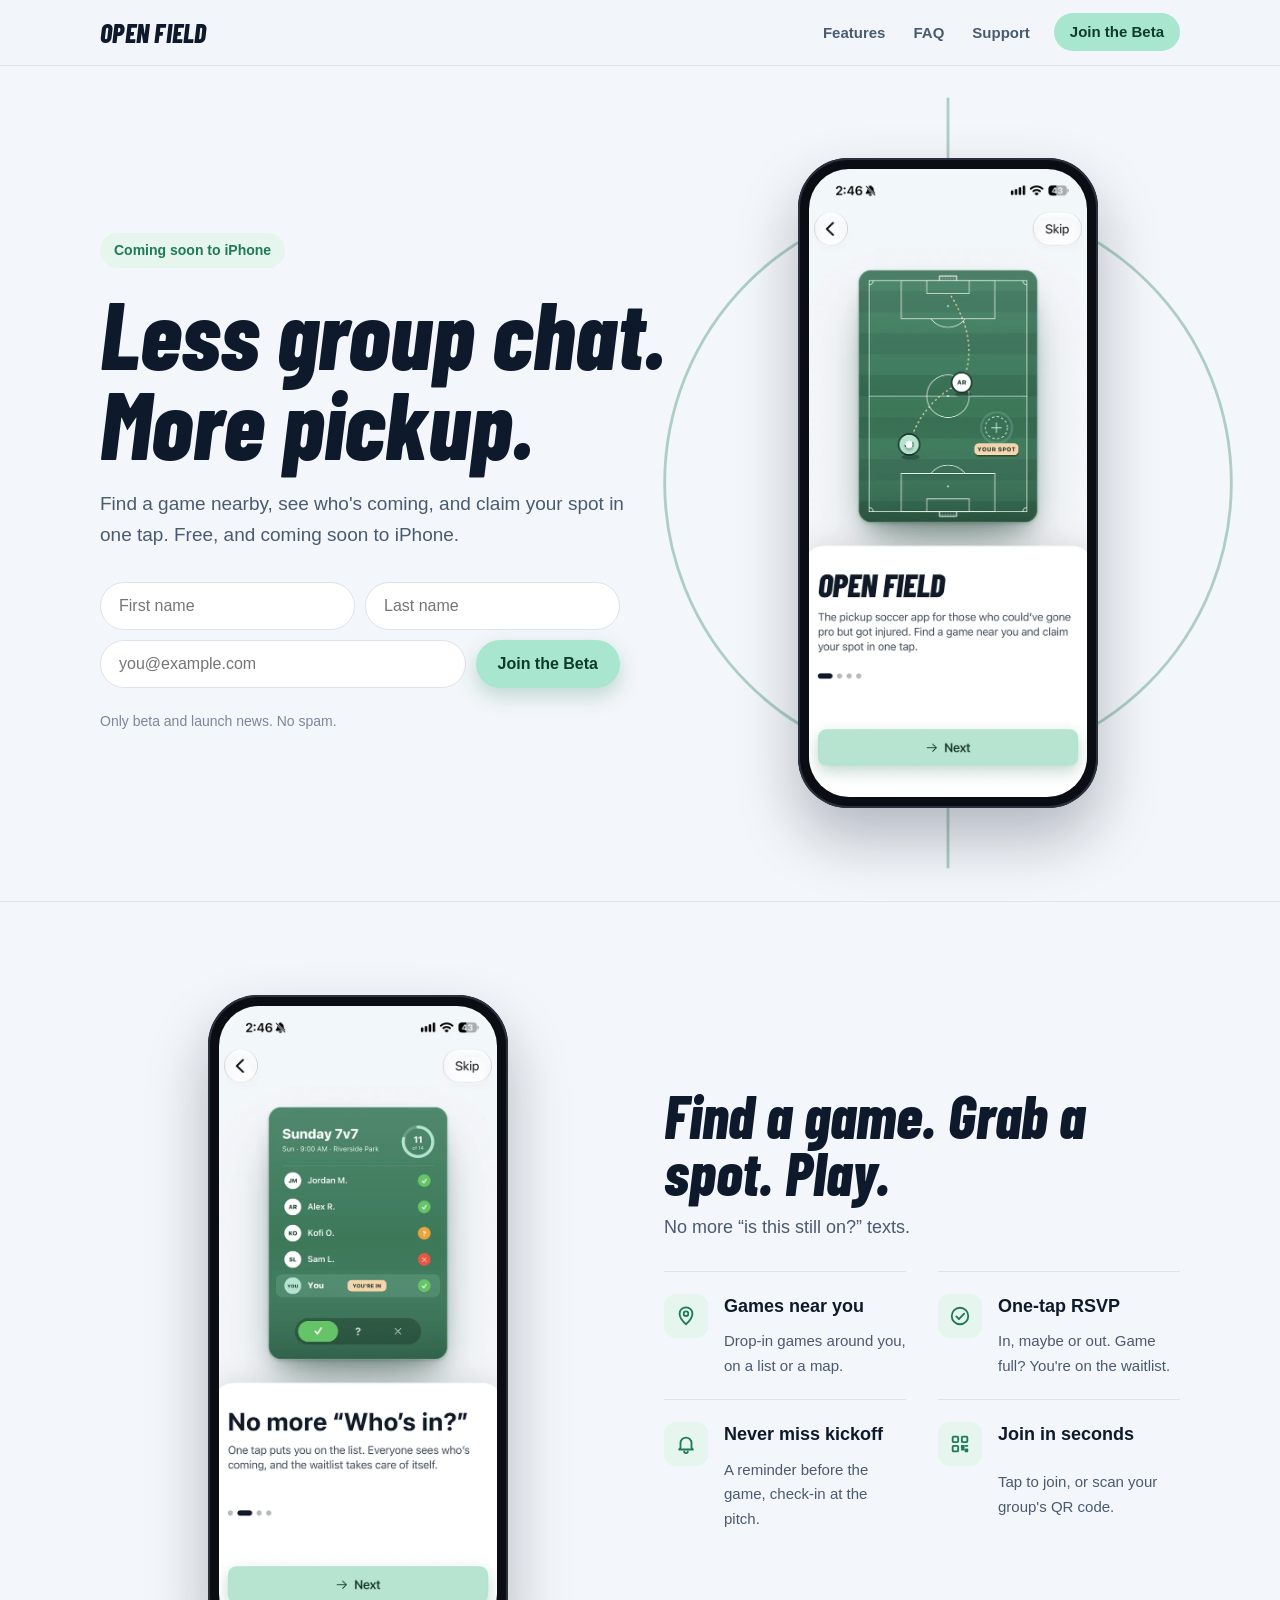
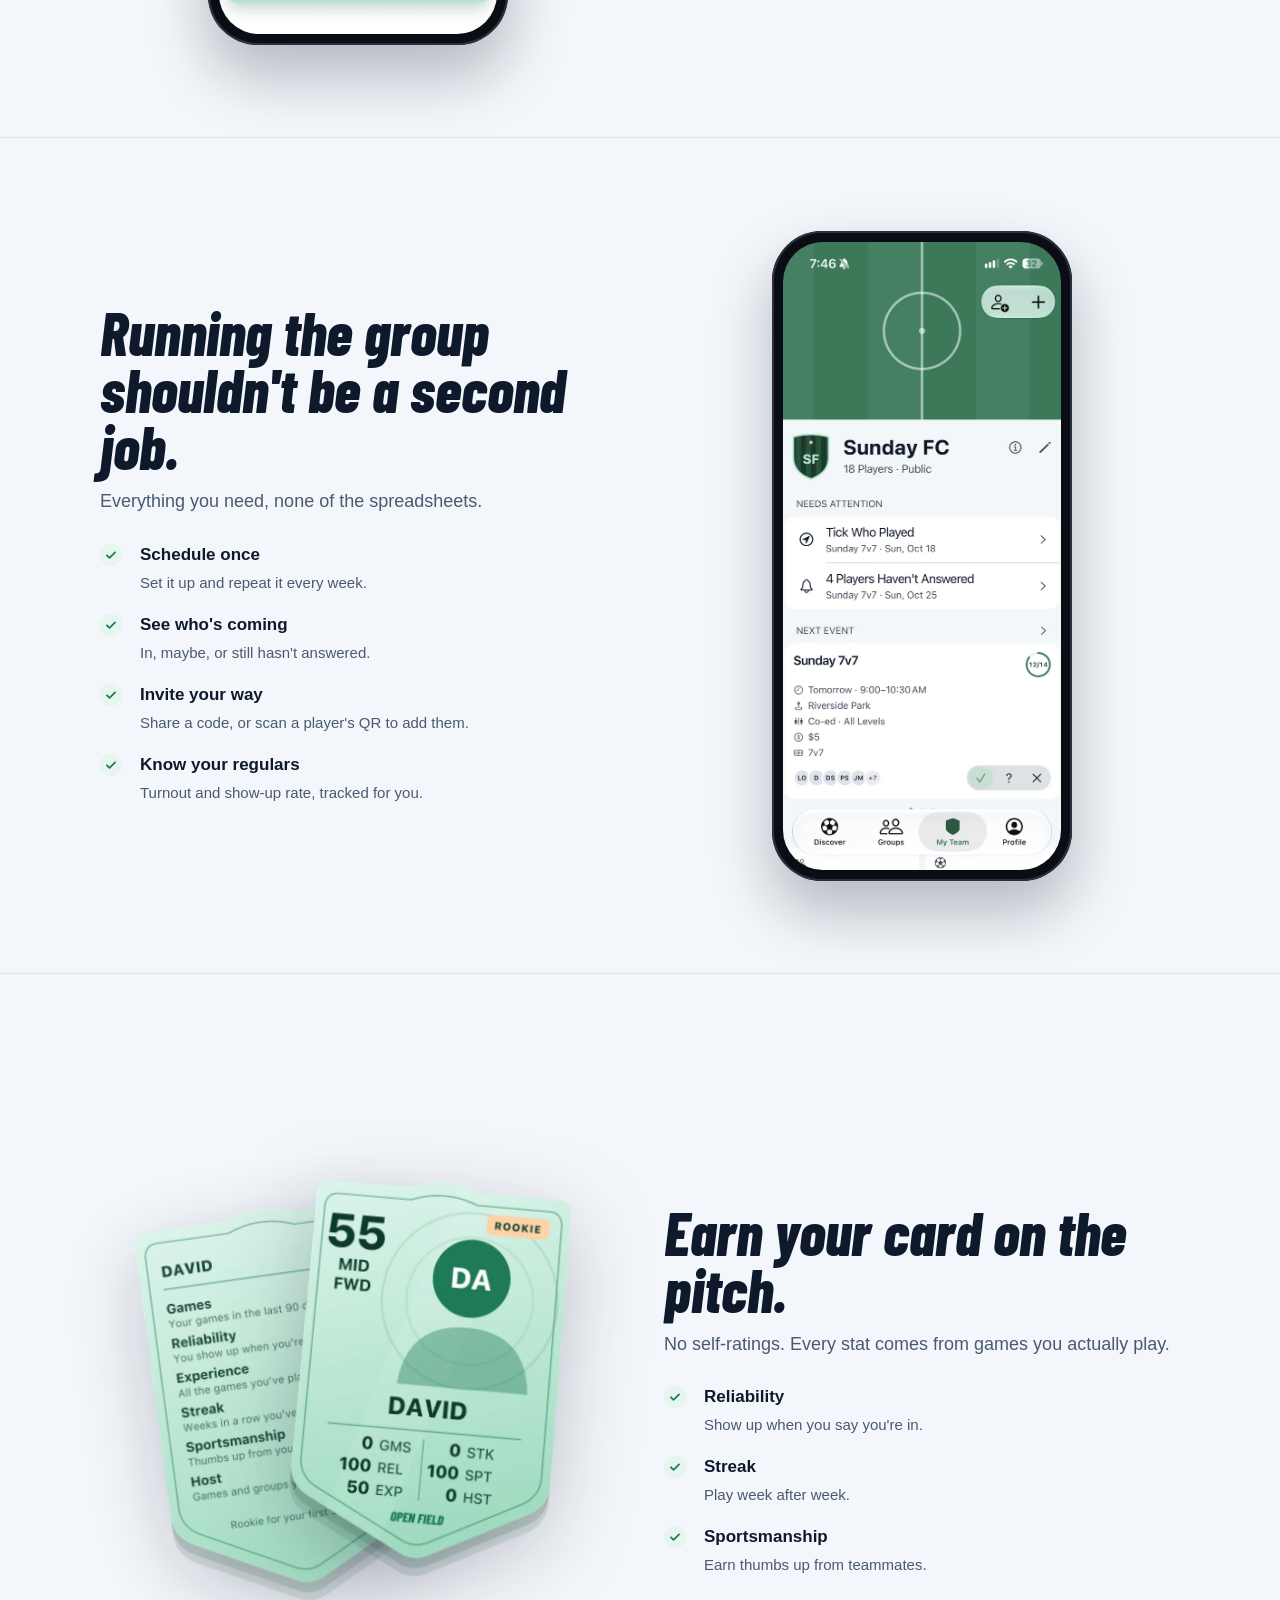
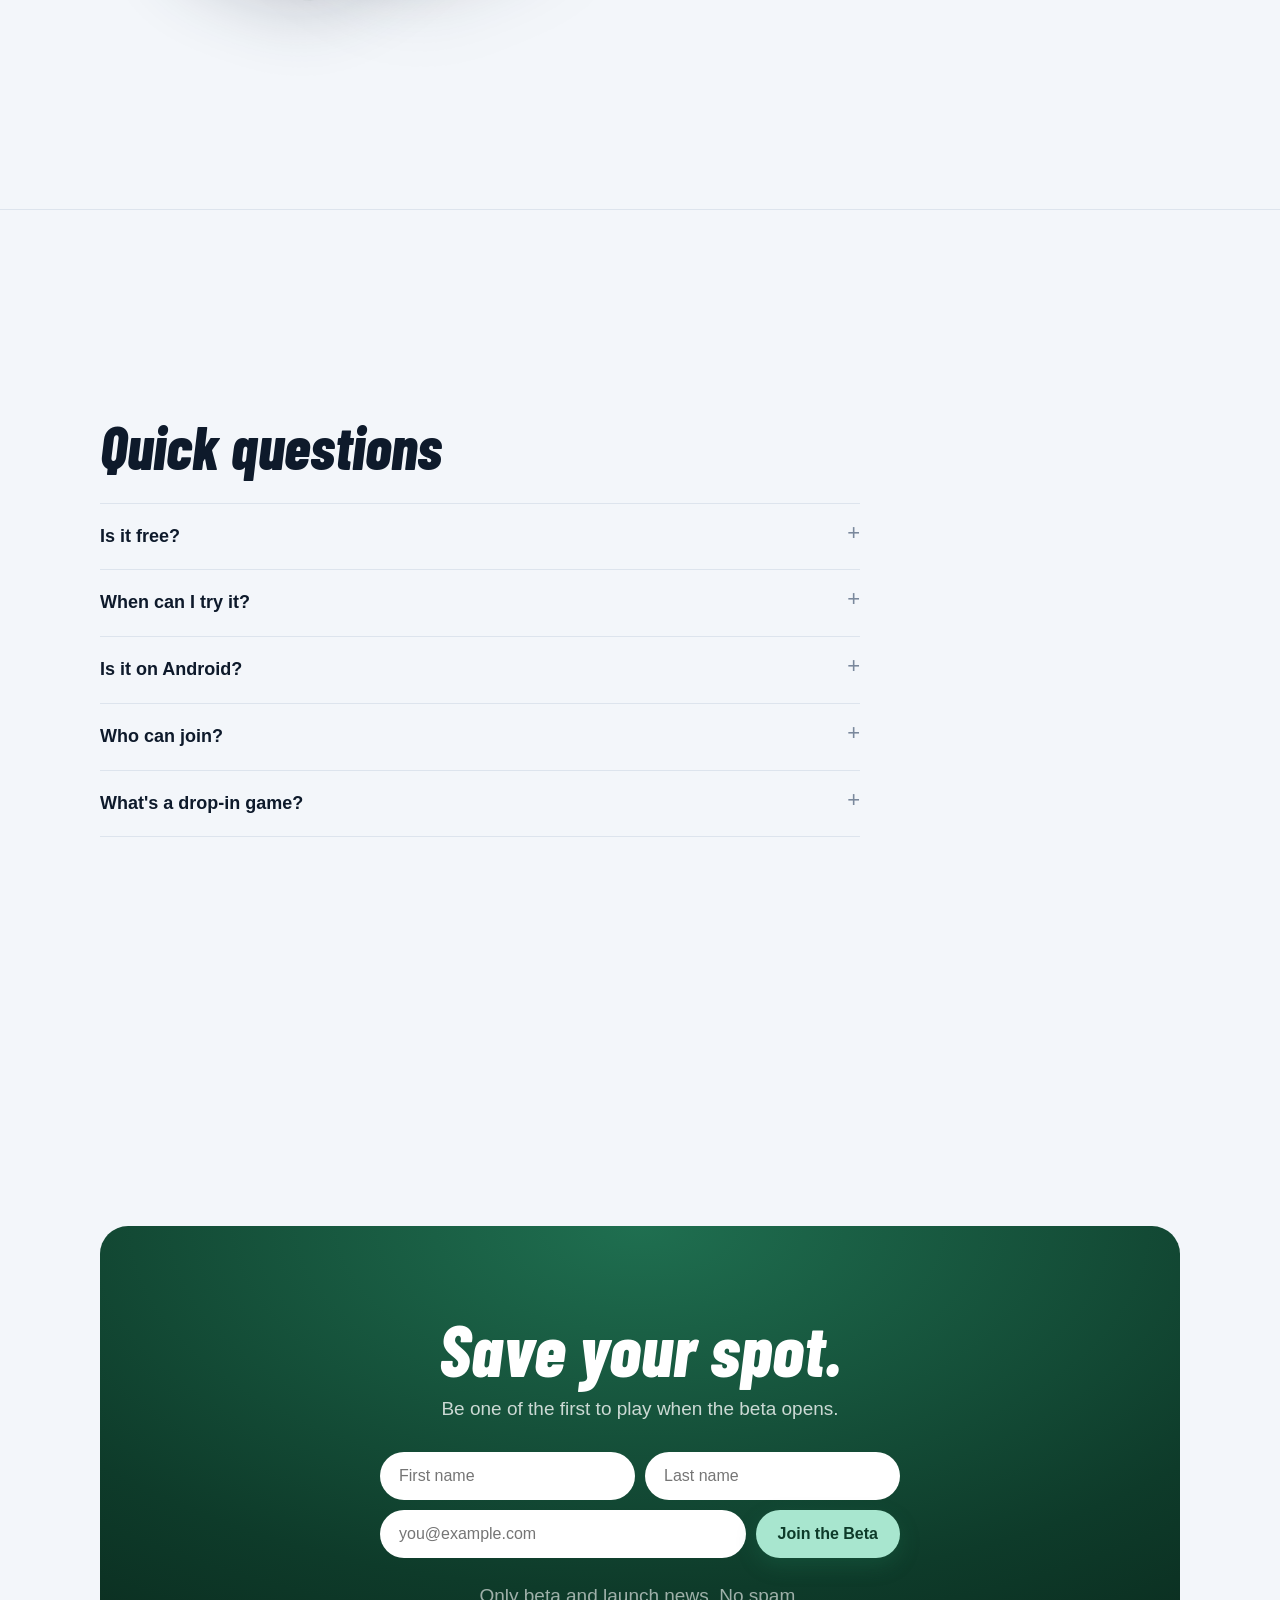
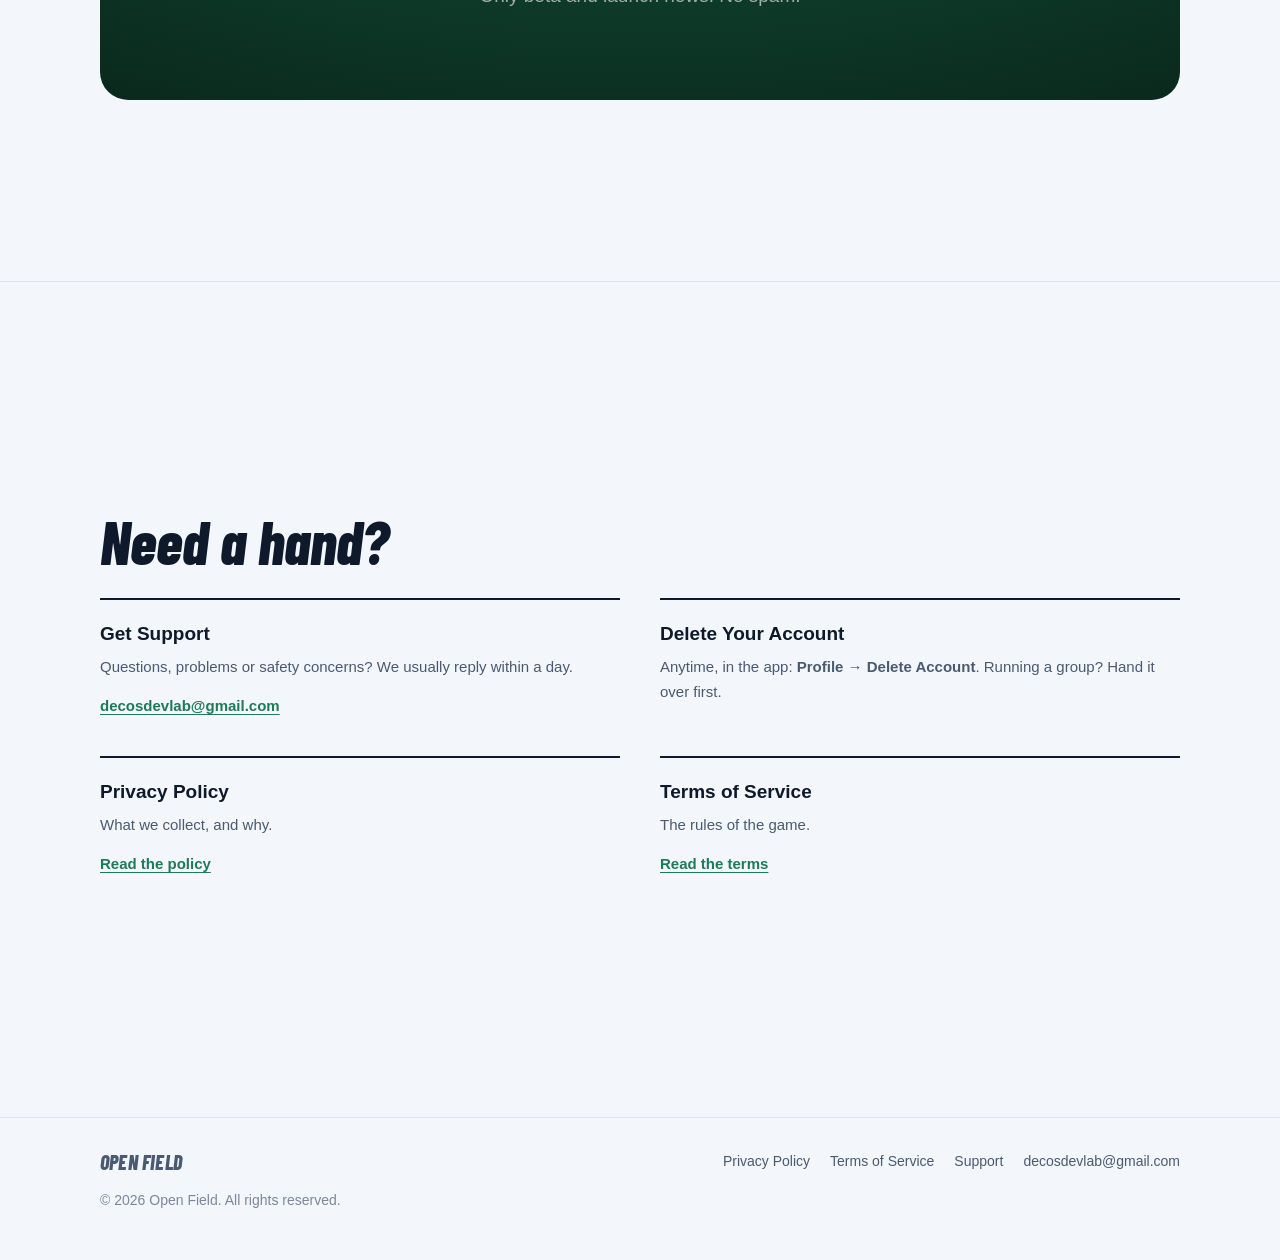
<file: index.html>
<!doctype html>
<html lang="en" class="snap">
<head>
<meta charset="utf-8">
<meta name="viewport" content="width=device-width, initial-scale=1">
<title>Open Field · Pickup Soccer Near You</title>
<meta name="description" content="Less group chat, more pickup. Find a game near you and claim your spot in one tap. Coming soon to iPhone.">
<meta name="theme-color" content="#f3f6fa" media="(prefers-color-scheme: light)">
<meta name="theme-color" content="#0b1524" media="(prefers-color-scheme: dark)">
<meta property="og:title" content="Open Field · Pickup Soccer Near You">
<meta property="og:description" content="Less group chat, more pickup. Find a game near you and claim your spot in one tap. Coming soon to iPhone.">
<meta property="og:site_name" content="Open Field">
<meta property="og:type" content="website">
<meta property="og:url" content="https://openfieldsoccer.com/">
<meta property="og:image" content="https://openfieldsoccer.com/og.png">
<meta property="og:image:width" content="1200">
<meta property="og:image:height" content="630">
<meta property="og:image:alt" content="Open Field: Less group chat. More pickup. Coming soon to iPhone.">
<meta name="twitter:card" content="summary_large_image">
<meta name="twitter:image" content="https://openfieldsoccer.com/og.png">
<link rel="icon" href="/favicon.ico" sizes="any">
<link rel="icon" href="/favicon.png" type="image/png">
<link rel="apple-touch-icon" href="/apple-touch-icon.png">
<link rel="preload" href="/fonts/barlow-condensed-800-italic.woff2" as="font" type="font/woff2" crossorigin>
<link rel="stylesheet" href="/styles.css">
</head>
<body>
<header class="site-header">
  <div class="wrap">
    <a class="wordmark" href="/" aria-label="Open Field home">Open Field</a>
    <nav class="site-nav" aria-label="Site">
      <a href="#features">Features</a>
      <a href="#faq">FAQ</a>
      <a href="#support">Support</a>
      <a class="btn btn-small" href="#join">Join the Beta</a>
    </nav>
  </div>
</header>
<main>
  <section class="page" id="join">
    <div class="wrap landing-hero">
      <div>
        <p class="badge">Coming soon to iPhone</p>
        <h1><span>Less group chat.</span> <span>More pickup.</span></h1>
        <p class="lede">Find a game nearby, see who's coming, and claim your spot in one tap. Free, and coming soon to iPhone.</p>
        <div class="waitlist">
        <form data-waitlist novalidate>
          <label class="hp" aria-hidden="true">Company <input name="company" tabindex="-1" autocomplete="off"></label>
          <input class="name" type="text" name="first" placeholder="First name" autocomplete="given-name" required maxlength="50" aria-label="First name" id="hero-first">
          <input class="name" type="text" name="last" placeholder="Last name" autocomplete="family-name" required maxlength="50" aria-label="Last name" id="hero-last">
          <input type="email" name="email" placeholder="you@example.com" autocomplete="email" required aria-label="Email address" id="hero-email">
          <button class="btn" type="submit">Join the Beta</button>
        </form>
        <p class="status" role="status" aria-live="polite"></p>
        <p class="note">Only beta and launch news. No spam.</p>
      </div>
      </div>
      <div class="hero-visual">
        <svg class="pitch-lines" viewBox="0 0 600 600" aria-hidden="true" focusable="false">
          <line x1="300" y1="-40" x2="300" y2="640" />
          <circle cx="300" cy="300" r="250" />
          <circle cx="300" cy="300" r="5" class="spot" />
        </svg>
        <div class="phone">
          <picture>
            <source media="(prefers-color-scheme: dark)" srcset="/images/pitch-dark.webp">
            <img src="/images/pitch-light.webp" alt="Open Field's welcome screen: a pitch with an open spot waiting for you" width="640" height="1387">
          </picture>
        </div>
      </div>
    </div>
  </section>

  <section class="section page" id="features">
    <div class="wrap">
      <div class="split">
        <div class="split-visual">
          <div class="phone">
            <picture>
            <source media="(prefers-color-scheme: dark)" srcset="/images/whosin-dark.webp">
            <img src="/images/whosin-light.webp" alt="An event in Open Field showing who's in, who's a maybe and who's out, with your answer" width="640" height="1387" loading="lazy">
          </picture>
          </div>
        </div>
        <div class="split-text">
          <div class="section-head">
            <h2>Find a game. Grab a spot. Play.</h2>
            <p>No more “is this still on?” texts.</p>
          </div>
          <div class="features features-2">
        <div class="feature"><div class="icon"><svg viewBox="0 0 24 24" fill="none" stroke="currentColor" stroke-width="2" stroke-linecap="round" stroke-linejoin="round"><path d="M12 21s-7-6.2-7-11.5A7 7 0 0 1 19 9.5C19 14.8 12 21 12 21z"/><circle cx="12" cy="9.5" r="2.5"/></svg></div><h3>Games near you</h3><p>Drop-in games around you, on a list or a map.</p></div>
        <div class="feature"><div class="icon"><svg viewBox="0 0 24 24" fill="none" stroke="currentColor" stroke-width="2" stroke-linecap="round" stroke-linejoin="round"><circle cx="12" cy="12" r="9"/><path d="M8 12.5l2.8 2.8L16.5 9.5"/></svg></div><h3>One-tap RSVP</h3><p>In, maybe or out. Game full? You're on the waitlist.</p></div>
        <div class="feature"><div class="icon"><svg viewBox="0 0 24 24" fill="none" stroke="currentColor" stroke-width="2" stroke-linecap="round" stroke-linejoin="round"><path d="M6 16V11a6 6 0 1 1 12 0v5l1.5 2h-15z"/><path d="M10 20a2 2 0 0 0 4 0"/></svg></div><h3>Never miss kickoff</h3><p>A reminder before the game, check-in at the pitch.</p></div>
        <div class="feature"><div class="icon"><svg viewBox="0 0 24 24" fill="none" stroke="currentColor" stroke-width="2" stroke-linecap="round" stroke-linejoin="round"><rect x="4" y="4" width="6" height="6" rx="1"/><rect x="14" y="4" width="6" height="6" rx="1"/><rect x="4" y="14" width="6" height="6" rx="1"/><path d="M14 14h2v2h-2zM18 18h2v2h-2zM14 18h2M18 14h2"/></svg></div><h3>Join in seconds</h3><p>Tap to join, or scan your group's QR code.</p></div>
          </div>
        </div>
      </div>
    </div>
  </section>

  <section class="section page" id="organizers">
    <div class="wrap split">
      <div>
        <div class="section-head" style="margin-bottom:0">
          <h2>Running the group shouldn't be a second job.</h2>
          <p>Everything you need, none of the spreadsheets.</p>
        </div>
        <ul class="checks">
          <li><div><strong>Schedule once</strong><span>Set it up and repeat it every week.</span></div></li>
          <li><div><strong>See who's coming</strong><span>In, maybe, or still hasn't answered.</span></div></li>
          <li><div><strong>Invite your way</strong><span>Share a code, or scan a player's QR to add them.</span></div></li>
          <li><div><strong>Know your regulars</strong><span>Turnout and show-up rate, tracked for you.</span></div></li>
        </ul>
      </div>
      <div class="split-visual">
        <div class="phone">
          <picture>
            <source media="(prefers-color-scheme: dark)" srcset="/images/myteam-dark.webp">
            <img src="/images/myteam-light.webp" alt="Open Field's My Team screen: Sunday FC with Needs Attention and the next event, 12 of 14 players in" width="640" height="1387" loading="lazy">
          </picture>
        </div>
      </div>
    </div>
  </section>

  <section class="section page" id="player-card">
    <div class="wrap split reverse">
      <div>
        <div class="section-head" style="margin-bottom:0">
          <h2>Earn your card on the pitch.</h2>
          <p>No self-ratings. Every stat comes from games you actually play.</p>
        </div>
        <ul class="checks">
          <li><div><strong>Reliability</strong><span>Show up when you say you're in.</span></div></li>
          <li><div><strong>Streak</strong><span>Play week after week.</span></div></li>
          <li><div><strong>Sportsmanship</strong><span>Earn thumbs up from teammates.</span></div></li>
        </ul>
      </div>
      <div class="split-visual">
        <div class="card-pair">
          <img class="card-back" src="/images/card-back.webp" alt="The back of an Open Field player card, explaining each stat: Games, Reliability, Experience, Streak, Sportsmanship and Host" width="528" height="800" loading="lazy">
          <img class="card-front" src="/images/card-front.webp" alt="The front of an Open Field player card for David: 55 overall, midfielder and forward, Rookie" width="528" height="800" loading="lazy">
        </div></div>
      </div>
    </div>
  </section>

  <section class="section page" id="faq">
    <div class="wrap">
      <div class="section-head"><h2>Quick questions</h2></div>
      <div class="faq">
        <details><summary>Is it free?</summary><p>Yes. If a game has a cost, you pay the organizer directly.</p></details>
        <details><summary>When can I try it?</summary><p>Soon, in the US. Join the waitlist and we'll send your beta invite.</p></details>
        <details><summary>Is it on Android?</summary><p>Not yet. We're starting with iPhone.</p></details>
        <details><summary>Who can join?</summary><p>Anyone 16 or older. Private groups need an invite from their organizer.</p></details>
        <details><summary>What's a drop-in game?</summary><p>A public game anyone nearby can join. You'll find them in Discover.</p></details>
      </div>
    </div>
  </section>

  <section class="page page-cta" id="cta">
    <div class="wrap">
    <div class="cta-band">
      <h2>Save your spot.</h2>
      <p>Be one of the first to play when the beta opens.</p>
      <div class="waitlist">
        <form data-waitlist novalidate>
          <label class="hp" aria-hidden="true">Company <input name="company" tabindex="-1" autocomplete="off"></label>
          <input class="name" type="text" name="first" placeholder="First name" autocomplete="given-name" required maxlength="50" aria-label="First name" id="cta-first">
          <input class="name" type="text" name="last" placeholder="Last name" autocomplete="family-name" required maxlength="50" aria-label="Last name" id="cta-last">
          <input type="email" name="email" placeholder="you@example.com" autocomplete="email" required aria-label="Email address" id="cta-email">
          <button class="btn" type="submit">Join the Beta</button>
        </form>
        <p class="status" role="status" aria-live="polite"></p>
        <p class="note">Only beta and launch news. No spam.</p>
      </div>
    </div>
    </div>
  </section>

  <section class="section page" id="support">
    <div class="wrap">
      <div class="section-head"><h2>Need a hand?</h2></div>
      <div class="cards" style="padding-bottom:0">
        <a class="card" href="mailto:decosdevlab@gmail.com?subject=Open%20Field">
          <h2>Get Support</h2>
          <p>Questions, problems or safety concerns? We usually reply within a day.</p>
          <span class="go">decosdevlab@gmail.com</span>
        </a>
        <div class="card">
          <h2>Delete Your Account</h2>
          <p>Anytime, in the app: <strong>Profile → Delete Account</strong>. Running a group? Hand it over first.</p>
        </div>
        <a class="card" href="/privacy"><h2>Privacy Policy</h2><p>What we collect, and why.</p><span class="go">Read the policy</span></a>
        <a class="card" href="/terms"><h2>Terms of Service</h2><p>The rules of the game.</p><span class="go">Read the terms</span></a>
      </div>
    </div>
  </section>
</main>
<script>
  // The beta waitlist: posts to the join-waitlist function (Supabase), which checks the Turnstile bot test,
  // saves the sign-up and sends the "You're on the list" email. The publishable key only identifies the
  // project; the function does its own checks.
  (function () {
    var FUNCTION_URL = "https://pbialxspsjzfcvvsypha.supabase.co/functions/v1/join-waitlist";
    var KEY = "sb_publishable_Fw7pRk2_kushIcjmRXukkg_vAREuu90";
    // Cloudflare Turnstile's public site key (Cloudflare → Turnstile). Empty: no bot check on the page.
    var TURNSTILE_SITE_KEY = "0x4AAAAAAFi5pXExKEIBeLg9";
    var forms = document.querySelectorAll('[data-waitlist]');
    if (TURNSTILE_SITE_KEY) {
      forms.forEach(function (form) {
        var box = document.createElement('div');
        box.className = 'cf-turnstile';
        box.setAttribute('data-sitekey', TURNSTILE_SITE_KEY);
        box.setAttribute('data-size', 'flexible');
        box.setAttribute('data-appearance', 'interaction-only');
        form.appendChild(box);
      });
      var tag = document.createElement('script');
      tag.src = 'https://challenges.cloudflare.com/turnstile/v0/api.js';
      tag.async = true; tag.defer = true;
      document.head.appendChild(tag);
    }
    forms.forEach(function (form) {
      var status = form.parentNode.querySelector('.status');
      var button = form.querySelector('button');
      function show(text, ok) { status.textContent = text; status.className = 'status ' + (ok ? 'ok' : 'err'); }
      form.addEventListener('submit', function (e) {
        e.preventDefault();
        var first = form.first.value.trim(), last = form.last.value.trim(), email = form.email.value.trim();
        if (form.company.value) { show("You're in! We'll email you when the beta opens.", true); return; }
        if (!first || !last) { show('Enter your first and last name.'); return; }
        if (!/^[^@\s]+@[^@\s]+\.[^@\s]+$/.test(email)) { show('Enter a valid email address.'); return; }
        var tokenField = form.querySelector('[name="cf-turnstile-response"]');
        button.disabled = true;
        fetch(FUNCTION_URL, {
          method: 'POST',
          headers: { apikey: KEY, 'Content-Type': 'application/json' },
          body: JSON.stringify({ firstName: first, lastName: last, email: email, token: tokenField ? tokenField.value : '' })
        }).then(function (r) {
          return r.json().then(function (d) {
            if (!r.ok) throw new Error(d && d.error);
            show("You're in! Check your inbox, and we'll email you when the beta opens.", true);
            form.reset();
            if (window.turnstile) window.turnstile.reset();
          });
        }).catch(function (err) {
          show((err && err.message) || 'Something went wrong. Try again in a moment.');
        }).finally(function () { button.disabled = false; });
      });
    });
  })();
</script>
<footer class="site-footer">
  <div class="wrap">
    <span class="wordmark">Open Field</span>
    <nav aria-label="Footer">
      <a href="/privacy">Privacy Policy</a>
      <a href="/terms">Terms of Service</a>
      <a href="/#support">Support</a>
      <a href="mailto:decosdevlab@gmail.com">decosdevlab@gmail.com</a>
    </nav>
    <p>© 2026 Open Field. All rights reserved.</p>
  </div>
</footer>
</body>
</html>
</file>
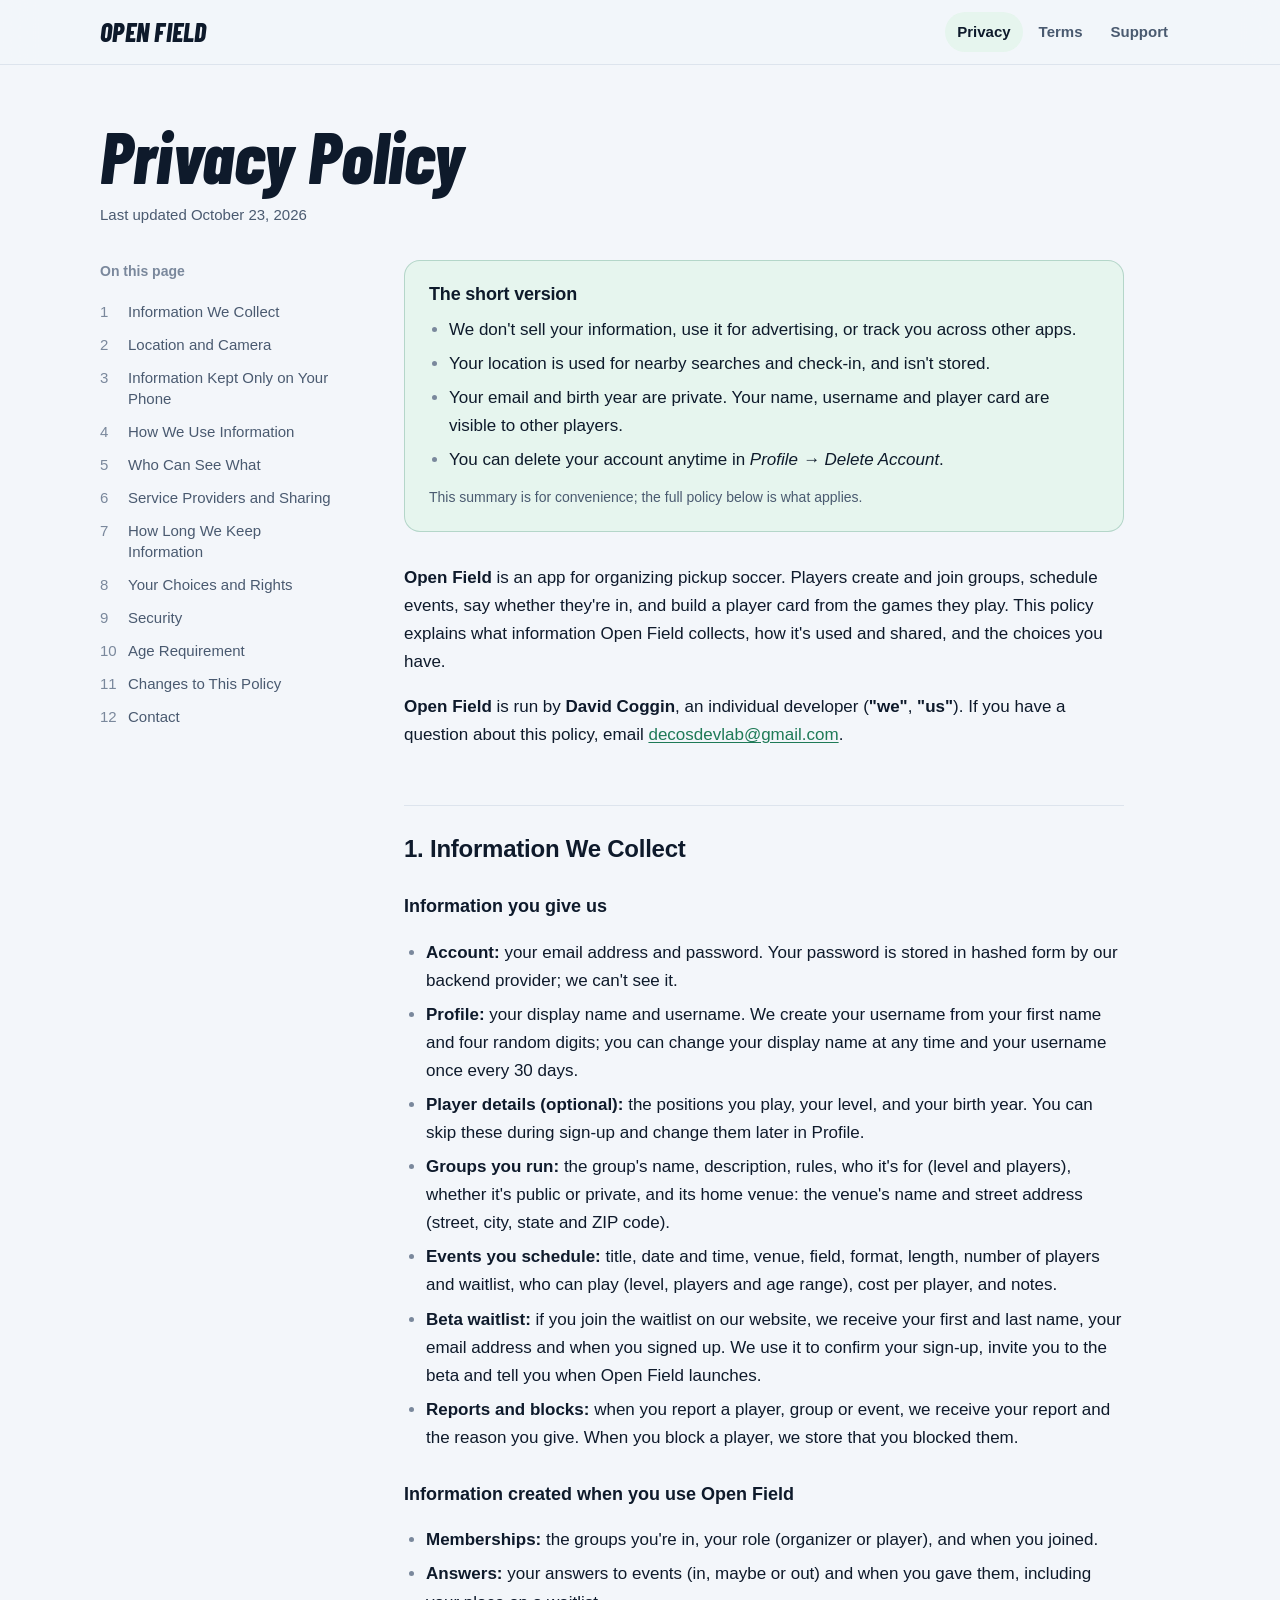
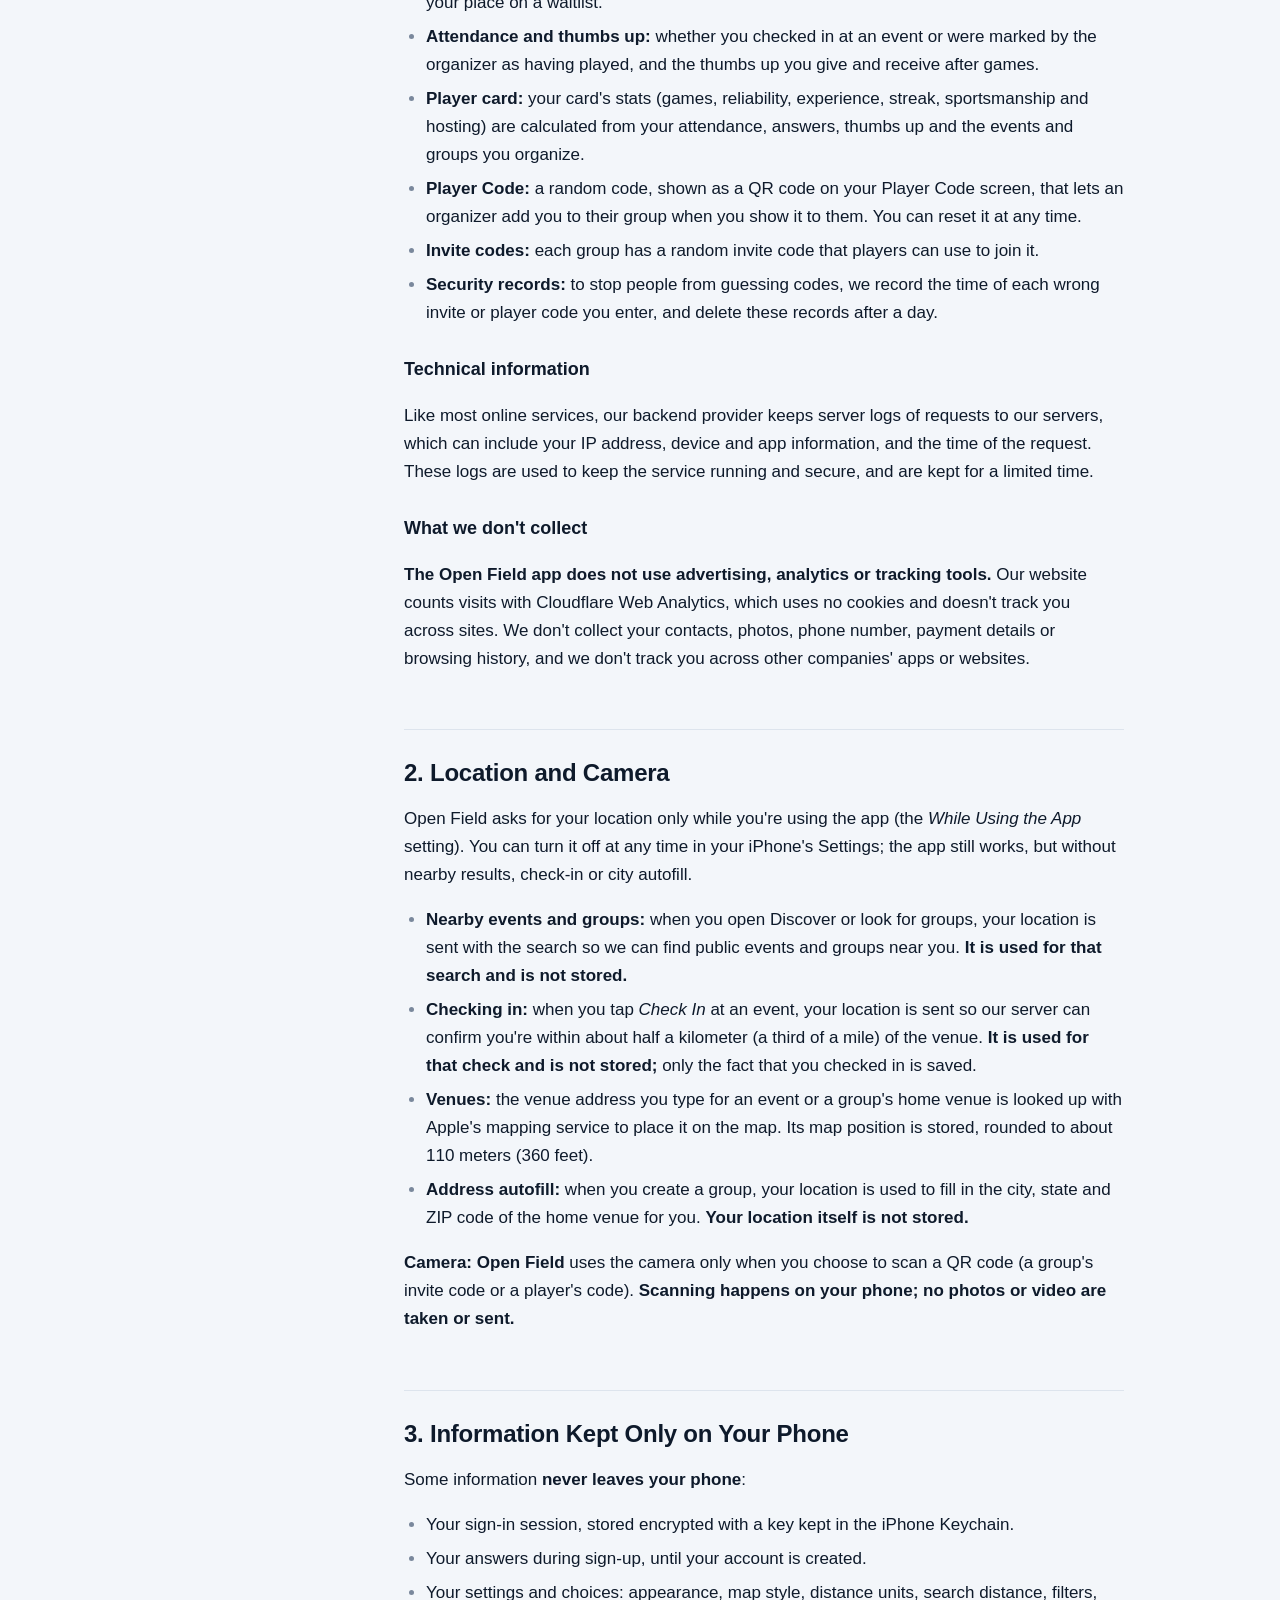
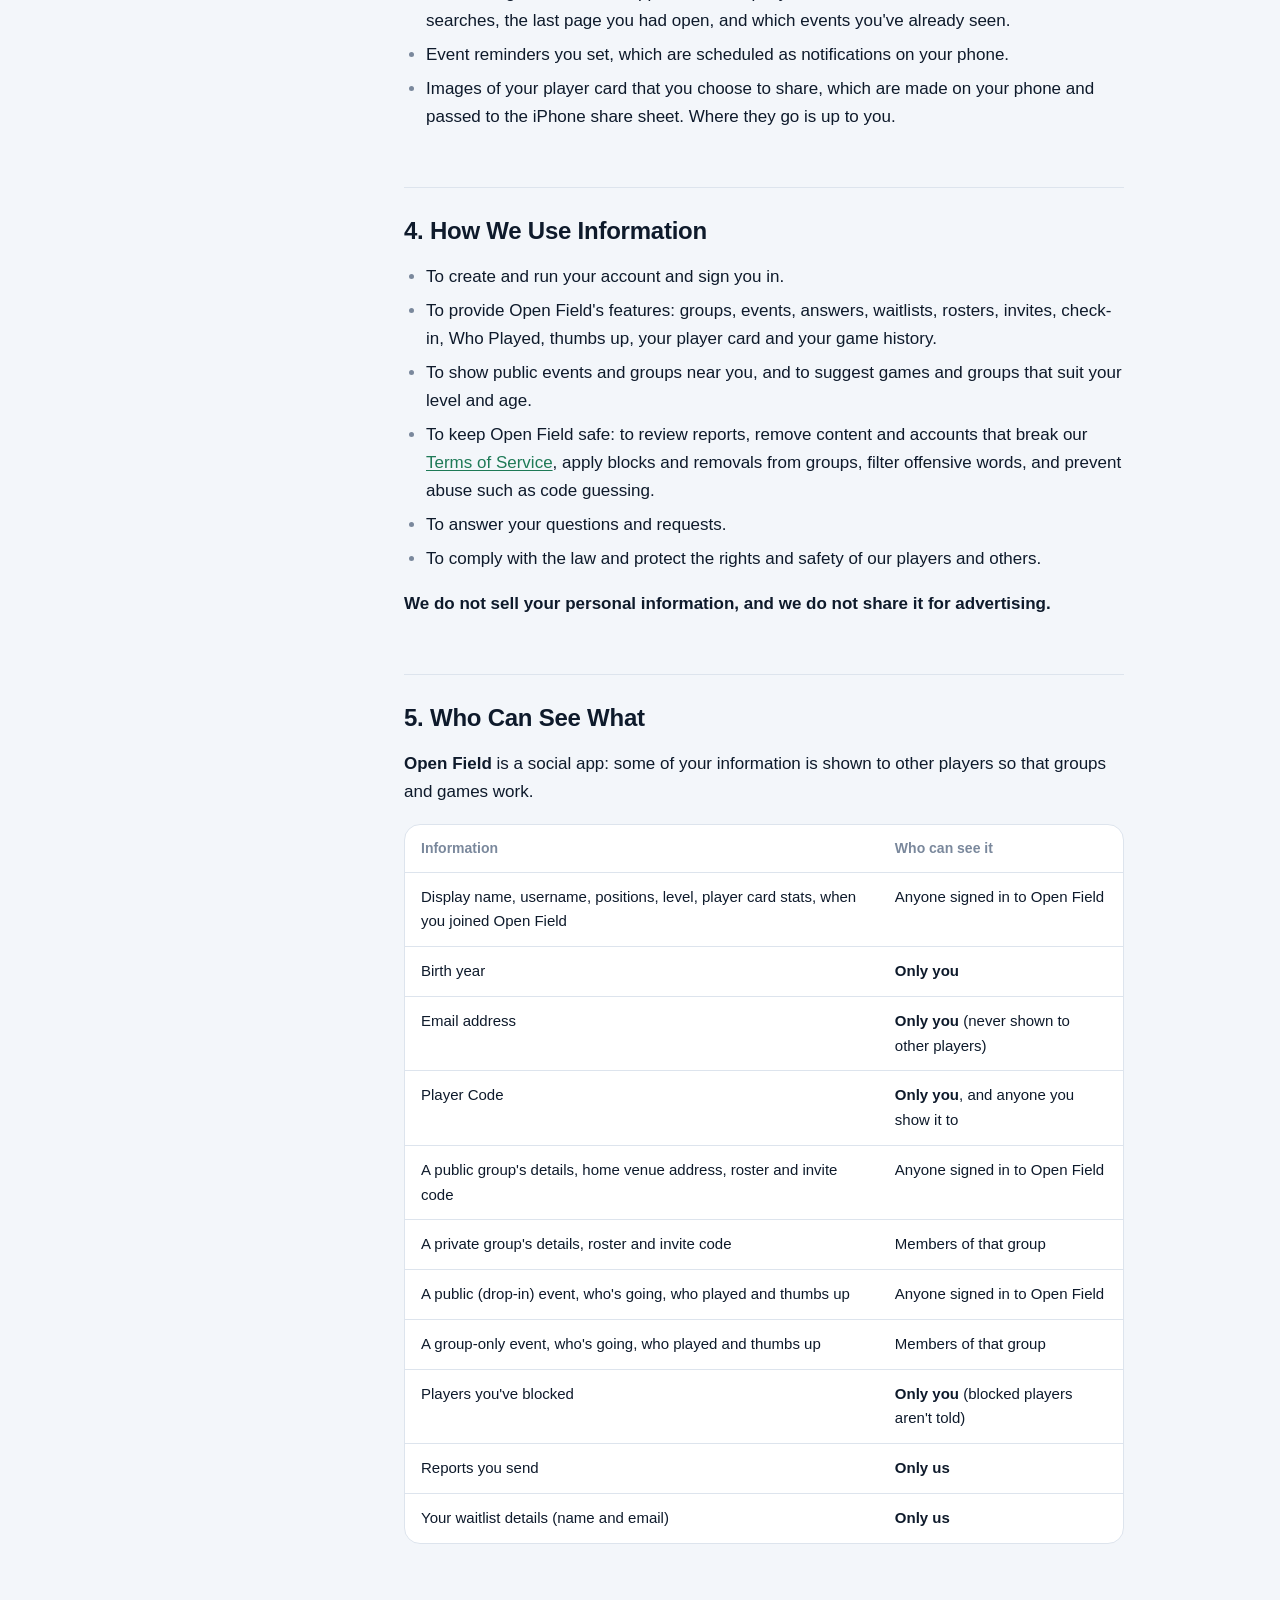
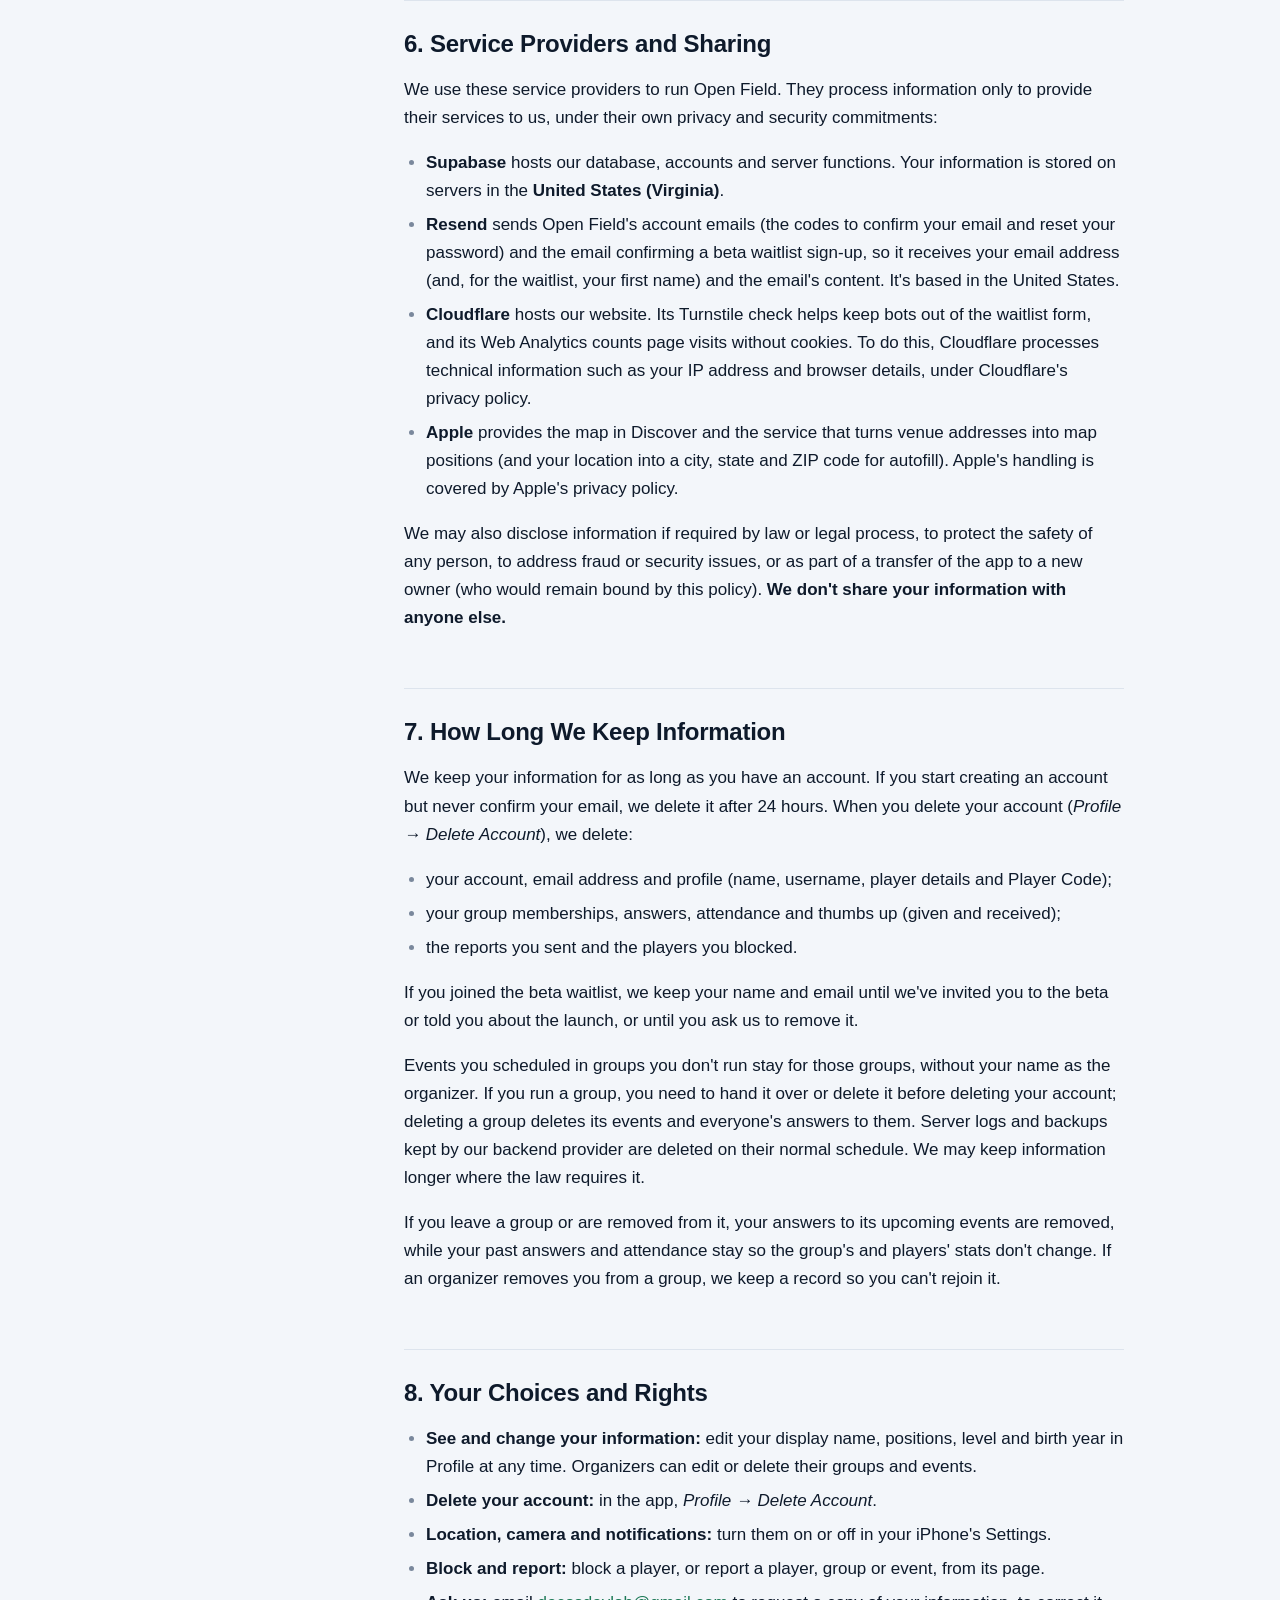
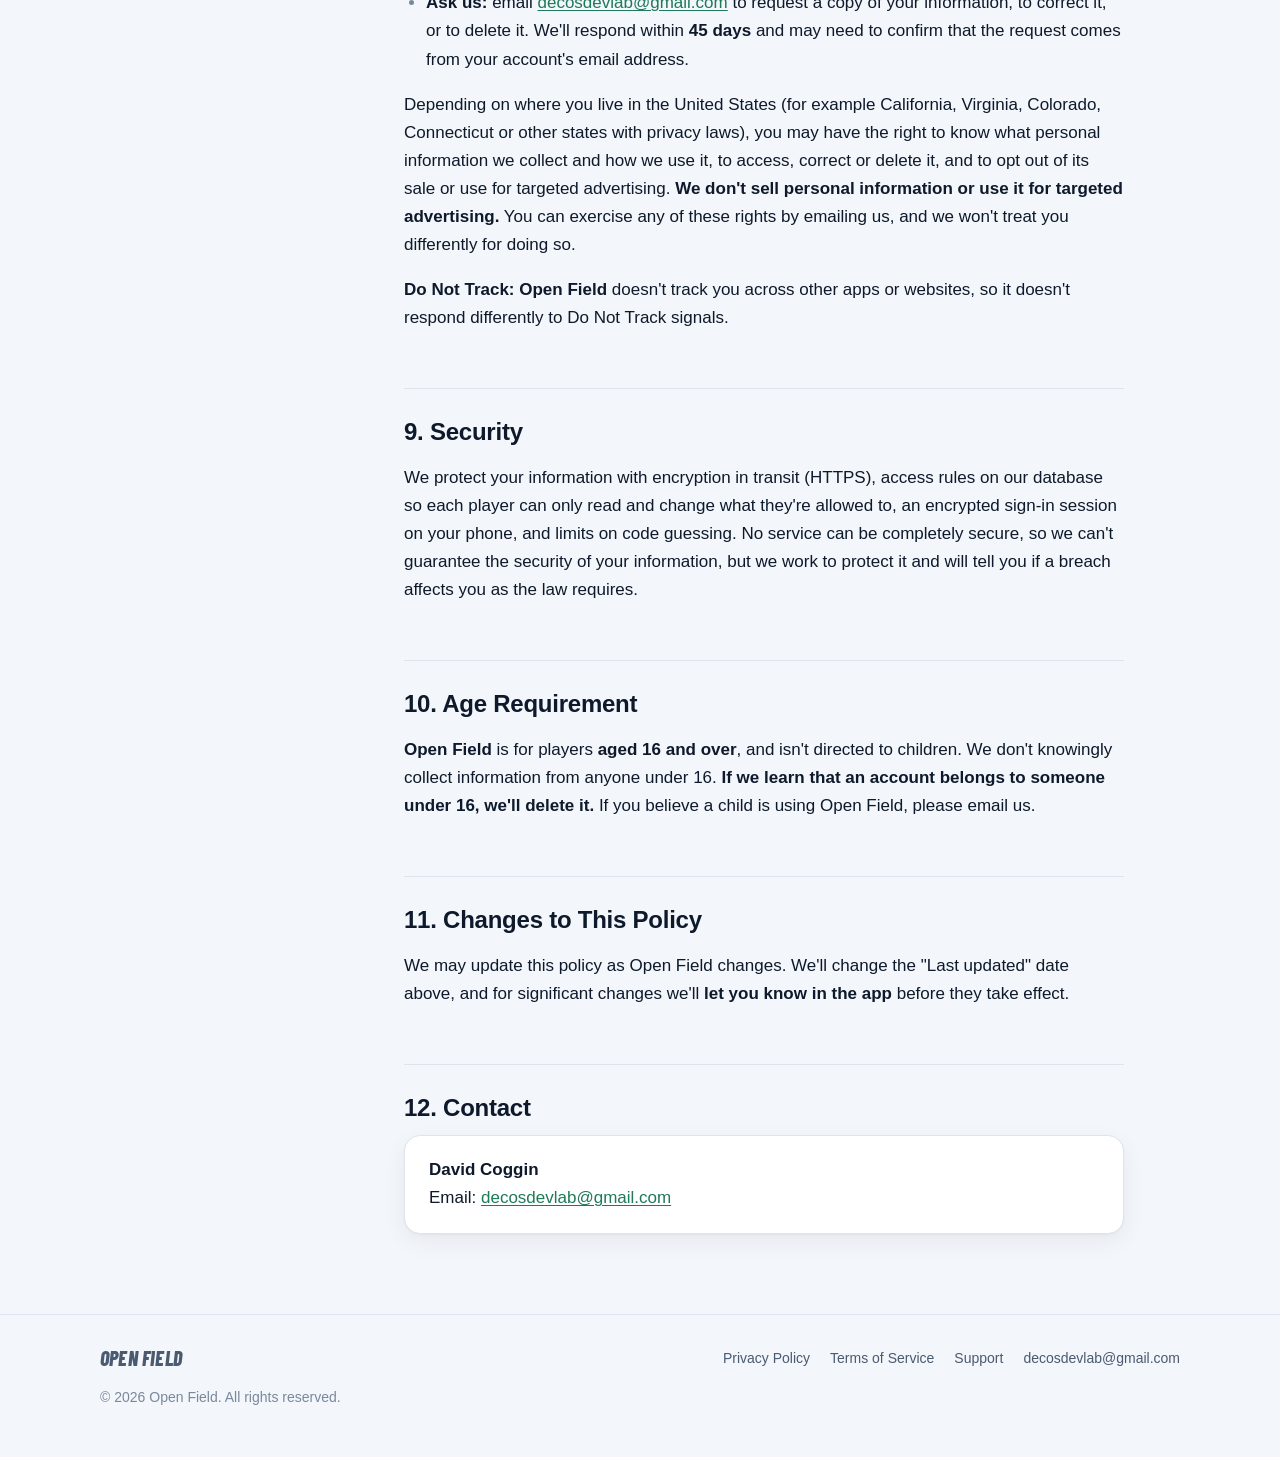
<file: privacy.html>
<!doctype html>
<html lang="en">
<head>
<meta charset="utf-8">
<meta name="viewport" content="width=device-width, initial-scale=1">
<title>Privacy Policy · Open Field</title>
<meta name="description" content="How Open Field collects, uses and protects your information.">
<meta name="theme-color" content="#f3f6fa" media="(prefers-color-scheme: light)">
<meta name="theme-color" content="#0b1524" media="(prefers-color-scheme: dark)">
<meta property="og:title" content="Privacy Policy · Open Field">
<meta property="og:description" content="How Open Field collects, uses and protects your information.">
<meta property="og:site_name" content="Open Field">
<meta property="og:type" content="website">
<meta property="og:url" content="https://openfieldsoccer.com/privacy">
<meta property="og:image" content="https://openfieldsoccer.com/og.png">
<meta property="og:image:width" content="1200">
<meta property="og:image:height" content="630">
<meta property="og:image:alt" content="Open Field: Less group chat. More pickup. Coming soon to iPhone.">
<meta name="twitter:card" content="summary_large_image">
<meta name="twitter:image" content="https://openfieldsoccer.com/og.png">
<link rel="icon" href="/favicon.ico" sizes="any">
<link rel="icon" href="/favicon.png" type="image/png">
<link rel="apple-touch-icon" href="/apple-touch-icon.png">
<link rel="preload" href="/fonts/barlow-condensed-800-italic.woff2" as="font" type="font/woff2" crossorigin>
<link rel="stylesheet" href="/styles.css">
</head>
<body>
<header class="site-header">
  <div class="wrap">
    <a class="wordmark" href="/" aria-label="Open Field home">Open Field</a>
    <nav class="site-nav" aria-label="Site">
      <a href="/privacy" aria-current="page">Privacy</a>
      <a href="/terms">Terms</a>
      <a href="/#support">Support</a>
    </nav>
  </div>
</header>
<main>
  <div class="wrap">
    <div class="doc-hero">
            <h1>Privacy Policy</h1>
      <p class="doc-meta">Last updated October 23, 2026</p>
    </div>
    <div class="doc-layout">
      <aside class="toc" aria-label="On this page">
        <p class="toc-title">On this page</p>
        <ol>
        <li><a href="#collect">Information We Collect</a></li>
        <li><a href="#location">Location and Camera</a></li>
        <li><a href="#device">Information Kept Only on Your Phone</a></li>
        <li><a href="#use">How We Use Information</a></li>
        <li><a href="#visible">Who Can See What</a></li>
        <li><a href="#share">Service Providers and Sharing</a></li>
        <li><a href="#retention">How Long We Keep Information</a></li>
        <li><a href="#rights">Your Choices and Rights</a></li>
        <li><a href="#security">Security</a></li>
        <li><a href="#children">Age Requirement</a></li>
        <li><a href="#changes">Changes to This Policy</a></li>
        <li><a href="#contact">Contact</a></li>
        </ol>
      </aside>
      <article class="doc">
        <details class="toc-mobile">
          <summary>On this page</summary>
          <ol>
        <li><a href="#collect">Information We Collect</a></li>
        <li><a href="#location">Location and Camera</a></li>
        <li><a href="#device">Information Kept Only on Your Phone</a></li>
        <li><a href="#use">How We Use Information</a></li>
        <li><a href="#visible">Who Can See What</a></li>
        <li><a href="#share">Service Providers and Sharing</a></li>
        <li><a href="#retention">How Long We Keep Information</a></li>
        <li><a href="#rights">Your Choices and Rights</a></li>
        <li><a href="#security">Security</a></li>
        <li><a href="#children">Age Requirement</a></li>
        <li><a href="#changes">Changes to This Policy</a></li>
        <li><a href="#contact">Contact</a></li>
          </ol>
        </details>
        <section class="summary" aria-label="Summary">
          <h2>The short version</h2>
          <ul>
            <li>We don't sell your information, use it for advertising, or track you across other apps.</li>
            <li>Your location is used for nearby searches and check-in, and isn't stored.</li>
            <li>Your email and birth year are private. Your name, username and player card are visible to other players.</li>
            <li>You can delete your account anytime in <em>Profile → Delete Account</em>.</li>
          </ul>
          <p class="fine">This summary is for convenience; the full policy below is what applies.</p>
        </section>
<p><strong>Open Field</strong> is an app for organizing pickup soccer. Players create and join groups, schedule events, say whether they're in, and build a player card from the games they play. This policy explains what information Open Field collects, how it's used and shared, and the choices you have.</p>
<p><strong>Open Field</strong> is run by <strong>David Coggin</strong>, an individual developer (<strong>"we"</strong>, <strong>"us"</strong>). If you have a question about this policy, email <a href="mailto:decosdevlab@gmail.com">decosdevlab@gmail.com</a>.</p>

<h2 id="collect">1. Information We Collect</h2>

<h3>Information you give us</h3>
<ul>
  <li><strong>Account:</strong> your email address and password. Your password is stored in hashed form by our backend provider; we can't see it.</li>
  <li><strong>Profile:</strong> your display name and username. We create your username from your first name and four random digits; you can change your display name at any time and your username once every 30 days.</li>
  <li><strong>Player details (optional):</strong> the positions you play, your level, and your birth year. You can skip these during sign-up and change them later in Profile.</li>
  <li><strong>Groups you run:</strong> the group's name, description, rules, who it's for (level and players), whether it's public or private, and its home venue: the venue's name and street address (street, city, state and ZIP code).</li>
  <li><strong>Events you schedule:</strong> title, date and time, venue, field, format, length, number of players and waitlist, who can play (level, players and age range), cost per player, and notes.</li>
  <li><strong>Beta waitlist:</strong> if you join the waitlist on our website, we receive your first and last name, your email address and when you signed up. We use it to confirm your sign-up, invite you to the beta and tell you when Open Field launches.</li>
  <li><strong>Reports and blocks:</strong> when you report a player, group or event, we receive your report and the reason you give. When you block a player, we store that you blocked them.</li>
</ul>

<h3>Information created when you use Open Field</h3>
<ul>
  <li><strong>Memberships:</strong> the groups you're in, your role (organizer or player), and when you joined.</li>
  <li><strong>Answers:</strong> your answers to events (in, maybe or out) and when you gave them, including your place on a waitlist.</li>
  <li><strong>Attendance and thumbs up:</strong> whether you checked in at an event or were marked by the organizer as having played, and the thumbs up you give and receive after games.</li>
  <li><strong>Player card:</strong> your card's stats (games, reliability, experience, streak, sportsmanship and hosting) are calculated from your attendance, answers, thumbs up and the events and groups you organize.</li>
  <li><strong>Player Code:</strong> a random code, shown as a QR code on your Player Code screen, that lets an organizer add you to their group when you show it to them. You can reset it at any time.</li>
  <li><strong>Invite codes:</strong> each group has a random invite code that players can use to join it.</li>
  <li><strong>Security records:</strong> to stop people from guessing codes, we record the time of each wrong invite or player code you enter, and delete these records after a day.</li>
</ul>

<h3>Technical information</h3>
<p>Like most online services, our backend provider keeps server logs of requests to our servers, which can include your IP address, device and app information, and the time of the request. These logs are used to keep the service running and secure, and are kept for a limited time.</p>

<h3>What we don't collect</h3>
<p><strong>The Open Field app does not use advertising, analytics or tracking tools.</strong> Our website counts visits with Cloudflare Web Analytics, which uses no cookies and doesn't track you across sites. We don't collect your contacts, photos, phone number, payment details or browsing history, and we don't track you across other companies' apps or websites.</p>

<h2 id="location">2. Location and Camera</h2>
<p>Open Field asks for your location only while you're using the app (the <em>While Using the App</em> setting). You can turn it off at any time in your iPhone's Settings; the app still works, but without nearby results, check-in or city autofill.</p>
<ul>
  <li><strong>Nearby events and groups:</strong> when you open Discover or look for groups, your location is sent with the search so we can find public events and groups near you. <strong>It is used for that search and is not stored.</strong></li>
  <li><strong>Checking in:</strong> when you tap <em>Check In</em> at an event, your location is sent so our server can confirm you're within about half a kilometer (a third of a mile) of the venue. <strong>It is used for that check and is not stored;</strong> only the fact that you checked in is saved.</li>
  <li><strong>Venues:</strong> the venue address you type for an event or a group's home venue is looked up with Apple's mapping service to place it on the map. Its map position is stored, rounded to about 110 meters (360 feet).</li>
  <li><strong>Address autofill:</strong> when you create a group, your location is used to fill in the city, state and ZIP code of the home venue for you. <strong>Your location itself is not stored.</strong></li>
</ul>
<p><strong>Camera:</strong> <strong>Open Field</strong> uses the camera only when you choose to scan a QR code (a group's invite code or a player's code). <strong>Scanning happens on your phone; no photos or video are taken or sent.</strong></p>

<h2 id="device">3. Information Kept Only on Your Phone</h2>
<p>Some information <strong>never leaves your phone</strong>:</p>
<ul>
  <li>Your sign-in session, stored encrypted with a key kept in the iPhone Keychain.</li>
  <li>Your answers during sign-up, until your account is created.</li>
  <li>Your settings and choices: appearance, map style, distance units, search distance, filters, searches, the last page you had open, and which events you've already seen.</li>
  <li>Event reminders you set, which are scheduled as notifications on your phone.</li>
  <li>Images of your player card that you choose to share, which are made on your phone and passed to the iPhone share sheet. Where they go is up to you.</li>
</ul>

<h2 id="use">4. How We Use Information</h2>
<ul>
  <li>To create and run your account and sign you in.</li>
  <li>To provide Open Field's features: groups, events, answers, waitlists, rosters, invites, check-in, Who Played, thumbs up, your player card and your game history.</li>
  <li>To show public events and groups near you, and to suggest games and groups that suit your level and age.</li>
  <li>To keep Open Field safe: to review reports, remove content and accounts that break our <a href="/terms">Terms of Service</a>, apply blocks and removals from groups, filter offensive words, and prevent abuse such as code guessing.</li>
  <li>To answer your questions and requests.</li>
  <li>To comply with the law and protect the rights and safety of our players and others.</li>
</ul>
<p><strong>We do not sell your personal information, and we do not share it for advertising.</strong></p>

<h2 id="visible">5. Who Can See What</h2>
<p><strong>Open Field</strong> is a social app: some of your information is shown to other players so that groups and games work.</p>
<div class="table-wrap">
<table>
  <thead><tr><th>Information</th><th>Who can see it</th></tr></thead>
  <tbody>
    <tr><td>Display name, username, positions, level, player card stats, when you joined Open Field</td><td>Anyone signed in to Open Field</td></tr>
    <tr><td>Birth year</td><td><strong>Only you</strong></td></tr>
    <tr><td>Email address</td><td><strong>Only you</strong> (never shown to other players)</td></tr>
    <tr><td>Player Code</td><td><strong>Only you</strong>, and anyone you show it to</td></tr>
    <tr><td>A public group's details, home venue address, roster and invite code</td><td>Anyone signed in to Open Field</td></tr>
    <tr><td>A private group's details, roster and invite code</td><td>Members of that group</td></tr>
    <tr><td>A public (drop-in) event, who's going, who played and thumbs up</td><td>Anyone signed in to Open Field</td></tr>
    <tr><td>A group-only event, who's going, who played and thumbs up</td><td>Members of that group</td></tr>
    <tr><td>Players you've blocked</td><td><strong>Only you</strong> (blocked players aren't told)</td></tr>
    <tr><td>Reports you send</td><td><strong>Only us</strong></td></tr>
    <tr><td>Your waitlist details (name and email)</td><td><strong>Only us</strong></td></tr>
  </tbody>
</table>
</div>

<h2 id="share">6. Service Providers and Sharing</h2>
<p>We use these service providers to run Open Field. They process information only to provide their services to us, under their own privacy and security commitments:</p>
<ul>
  <li><strong>Supabase</strong> hosts our database, accounts and server functions. Your information is stored on servers in the <strong>United States (Virginia)</strong>.</li>
  <li><strong>Resend</strong> sends Open Field's account emails (the codes to confirm your email and reset your password) and the email confirming a beta waitlist sign-up, so it receives your email address (and, for the waitlist, your first name) and the email's content. It's based in the United States.</li>
  <li><strong>Cloudflare</strong> hosts our website. Its Turnstile check helps keep bots out of the waitlist form, and its Web Analytics counts page visits without cookies. To do this, Cloudflare processes technical information such as your IP address and browser details, under Cloudflare's privacy policy.</li>
  <li><strong>Apple</strong> provides the map in Discover and the service that turns venue addresses into map positions (and your location into a city, state and ZIP code for autofill). Apple's handling is covered by Apple's privacy policy.</li>
</ul>
<p>We may also disclose information if required by law or legal process, to protect the safety of any person, to address fraud or security issues, or as part of a transfer of the app to a new owner (who would remain bound by this policy). <strong>We don't share your information with anyone else.</strong></p>

<h2 id="retention">7. How Long We Keep Information</h2>
<p>We keep your information for as long as you have an account. If you start creating an account but never confirm your email, we delete it after 24 hours. When you delete your account (<em>Profile → Delete Account</em>), we delete:</p>
<ul>
  <li>your account, email address and profile (name, username, player details and Player Code);</li>
  <li>your group memberships, answers, attendance and thumbs up (given and received);</li>
  <li>the reports you sent and the players you blocked.</li>
</ul>
<p>If you joined the beta waitlist, we keep your name and email until we've invited you to the beta or told you about the launch, or until you ask us to remove it.</p>
<p>Events you scheduled in groups you don't run stay for those groups, without your name as the organizer. If you run a group, you need to hand it over or delete it before deleting your account; deleting a group deletes its events and everyone's answers to them. Server logs and backups kept by our backend provider are deleted on their normal schedule. We may keep information longer where the law requires it.</p>
<p>If you leave a group or are removed from it, your answers to its upcoming events are removed, while your past answers and attendance stay so the group's and players' stats don't change. If an organizer removes you from a group, we keep a record so you can't rejoin it.</p>

<h2 id="rights">8. Your Choices and Rights</h2>
<ul>
  <li><strong>See and change your information:</strong> edit your display name, positions, level and birth year in Profile at any time. Organizers can edit or delete their groups and events.</li>
  <li><strong>Delete your account:</strong> in the app, <em>Profile → Delete Account</em>.</li>
  <li><strong>Location, camera and notifications:</strong> turn them on or off in your iPhone's Settings.</li>
  <li><strong>Block and report:</strong> block a player, or report a player, group or event, from its page.</li>
  <li><strong>Ask us:</strong> email <a href="mailto:decosdevlab@gmail.com">decosdevlab@gmail.com</a> to request a copy of your information, to correct it, or to delete it. We'll respond within <strong>45 days</strong> and may need to confirm that the request comes from your account's email address.</li>
</ul>
<p>Depending on where you live in the United States (for example California, Virginia, Colorado, Connecticut or other states with privacy laws), you may have the right to know what personal information we collect and how we use it, to access, correct or delete it, and to opt out of its sale or use for targeted advertising. <strong>We don't sell personal information or use it for targeted advertising.</strong> You can exercise any of these rights by emailing us, and we won't treat you differently for doing so.</p>
<p><strong>Do Not Track:</strong> <strong>Open Field</strong> doesn't track you across other apps or websites, so it doesn't respond differently to Do Not Track signals.</p>

<h2 id="security">9. Security</h2>
<p>We protect your information with encryption in transit (HTTPS), access rules on our database so each player can only read and change what they're allowed to, an encrypted sign-in session on your phone, and limits on code guessing. No service can be completely secure, so we can't guarantee the security of your information, but we work to protect it and will tell you if a breach affects you as the law requires.</p>

<h2 id="children">10. Age Requirement</h2>
<p><strong>Open Field</strong> is for players <strong>aged 16 and over</strong>, and isn't directed to children. We don't knowingly collect information from anyone under 16. <strong>If we learn that an account belongs to someone under 16, we'll delete it.</strong> If you believe a child is using Open Field, please email us.</p>

<h2 id="changes">11. Changes to This Policy</h2>
<p>We may update this policy as Open Field changes. We'll change the "Last updated" date above, and for significant changes we'll <strong>let you know in the app</strong> before they take effect.</p>

<h2 id="contact">12. Contact</h2>
<div class="contact-card"><p><strong>David Coggin</strong><br>
Email: <a href="mailto:decosdevlab@gmail.com">decosdevlab@gmail.com</a></p></div>
      </article>
    </div>
  </div>
</main>
<footer class="site-footer">
  <div class="wrap">
    <span class="wordmark">Open Field</span>
    <nav aria-label="Footer">
      <a href="/privacy">Privacy Policy</a>
      <a href="/terms">Terms of Service</a>
      <a href="/#support">Support</a>
      <a href="mailto:decosdevlab@gmail.com">decosdevlab@gmail.com</a>
    </nav>
    <p>© 2026 Open Field. All rights reserved.</p>
  </div>
</footer>
</body>
</html>
</file>
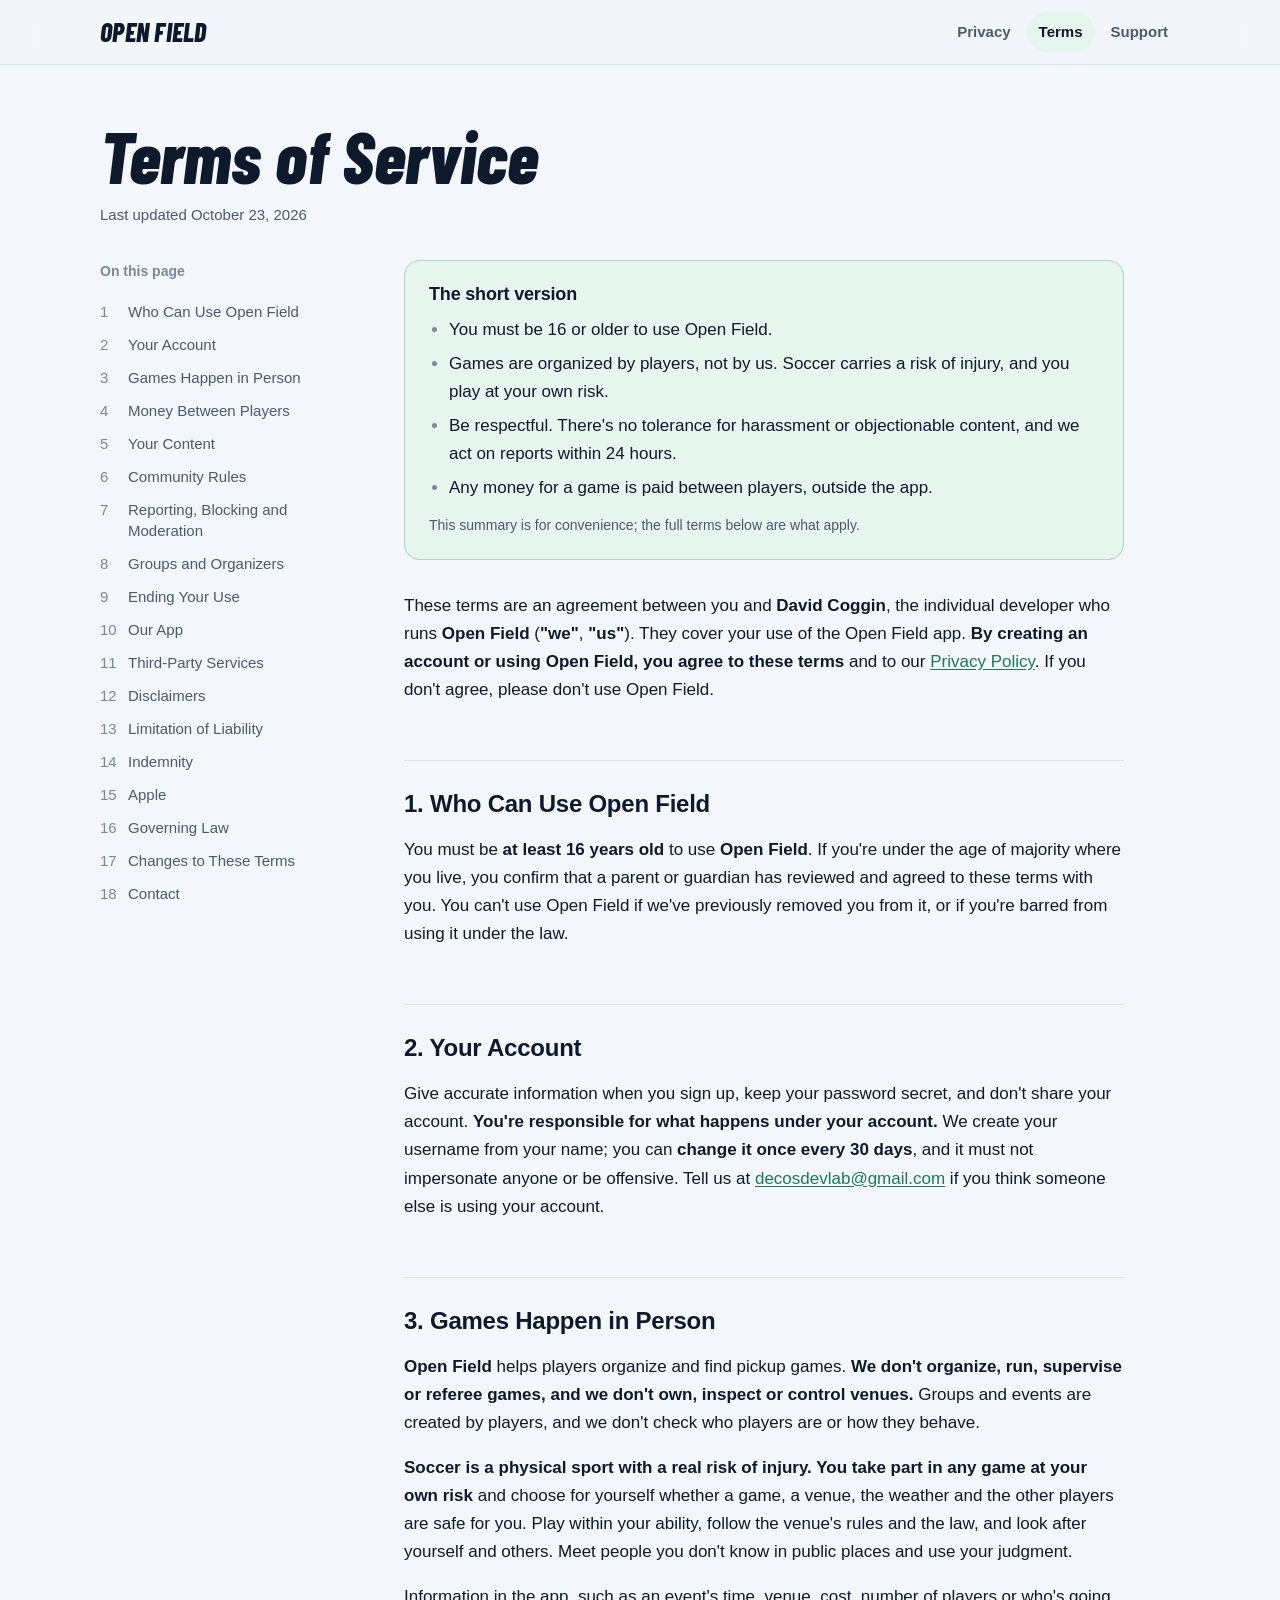
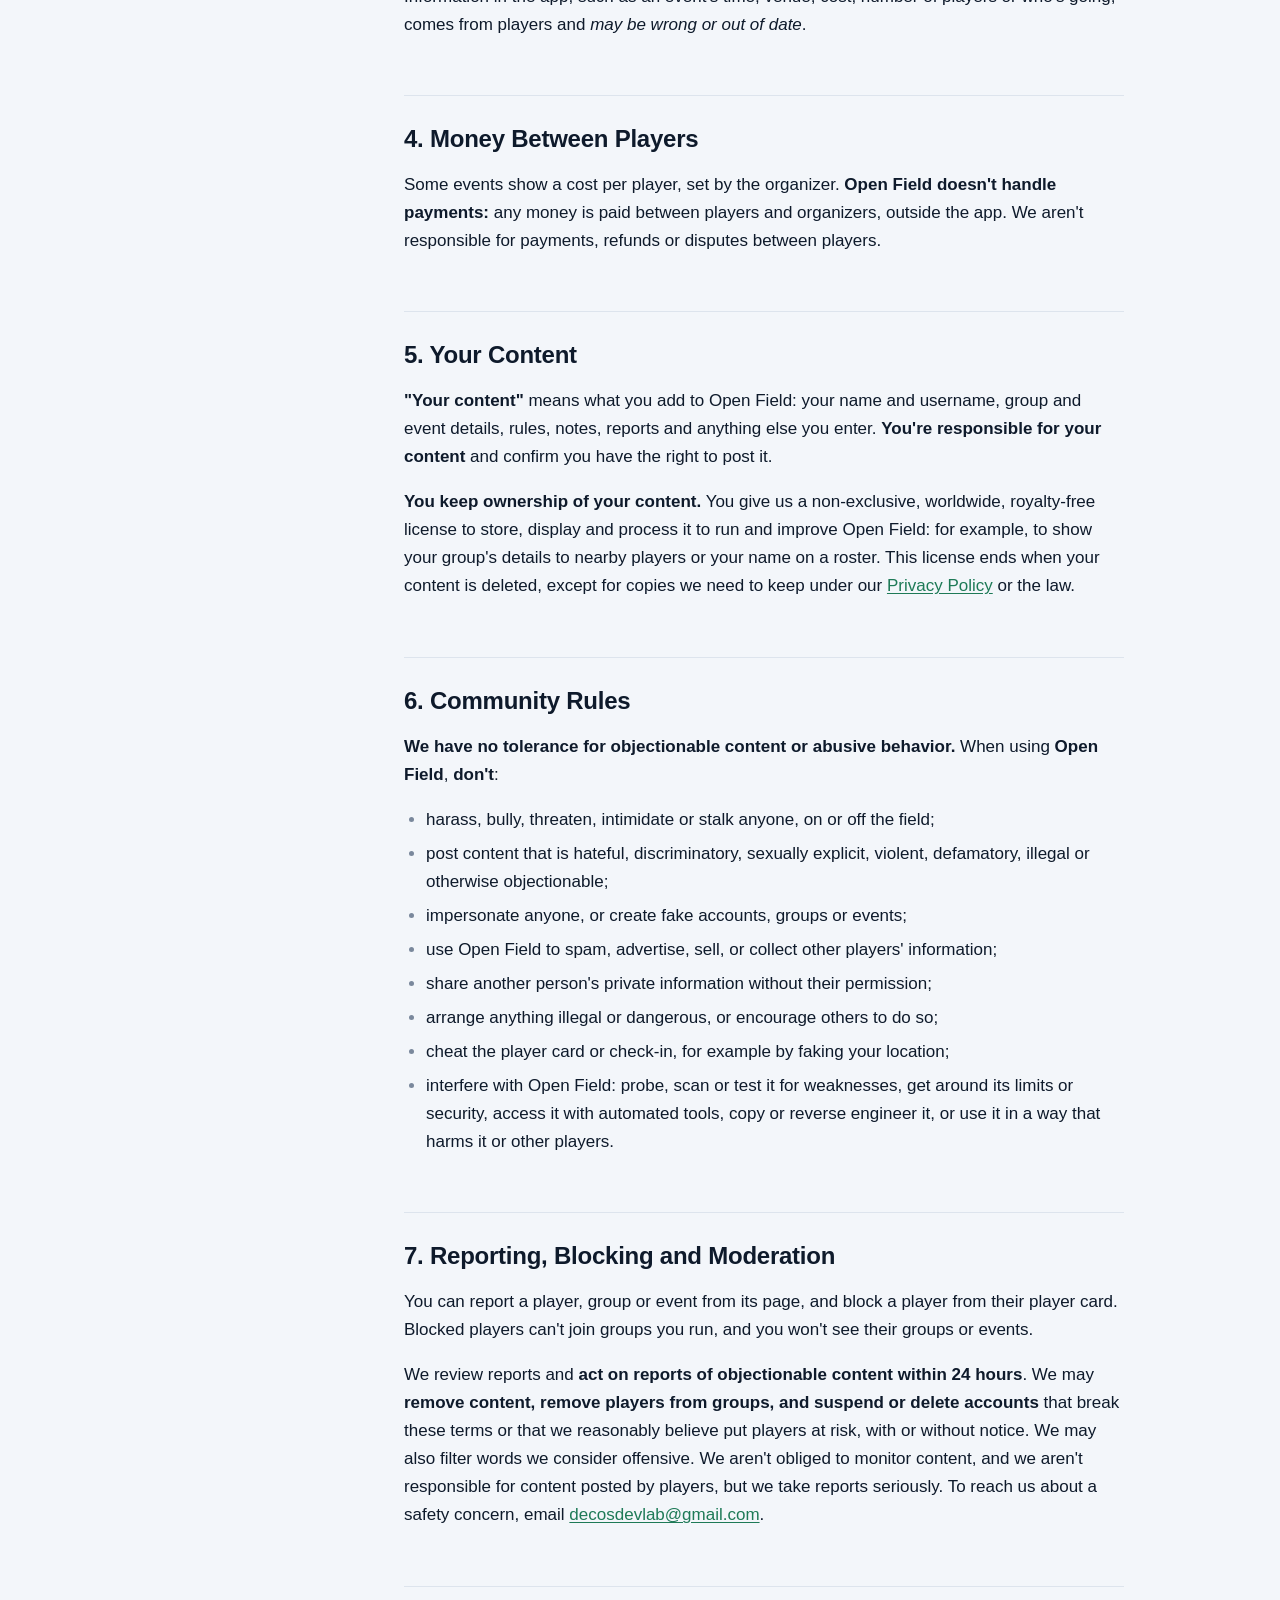
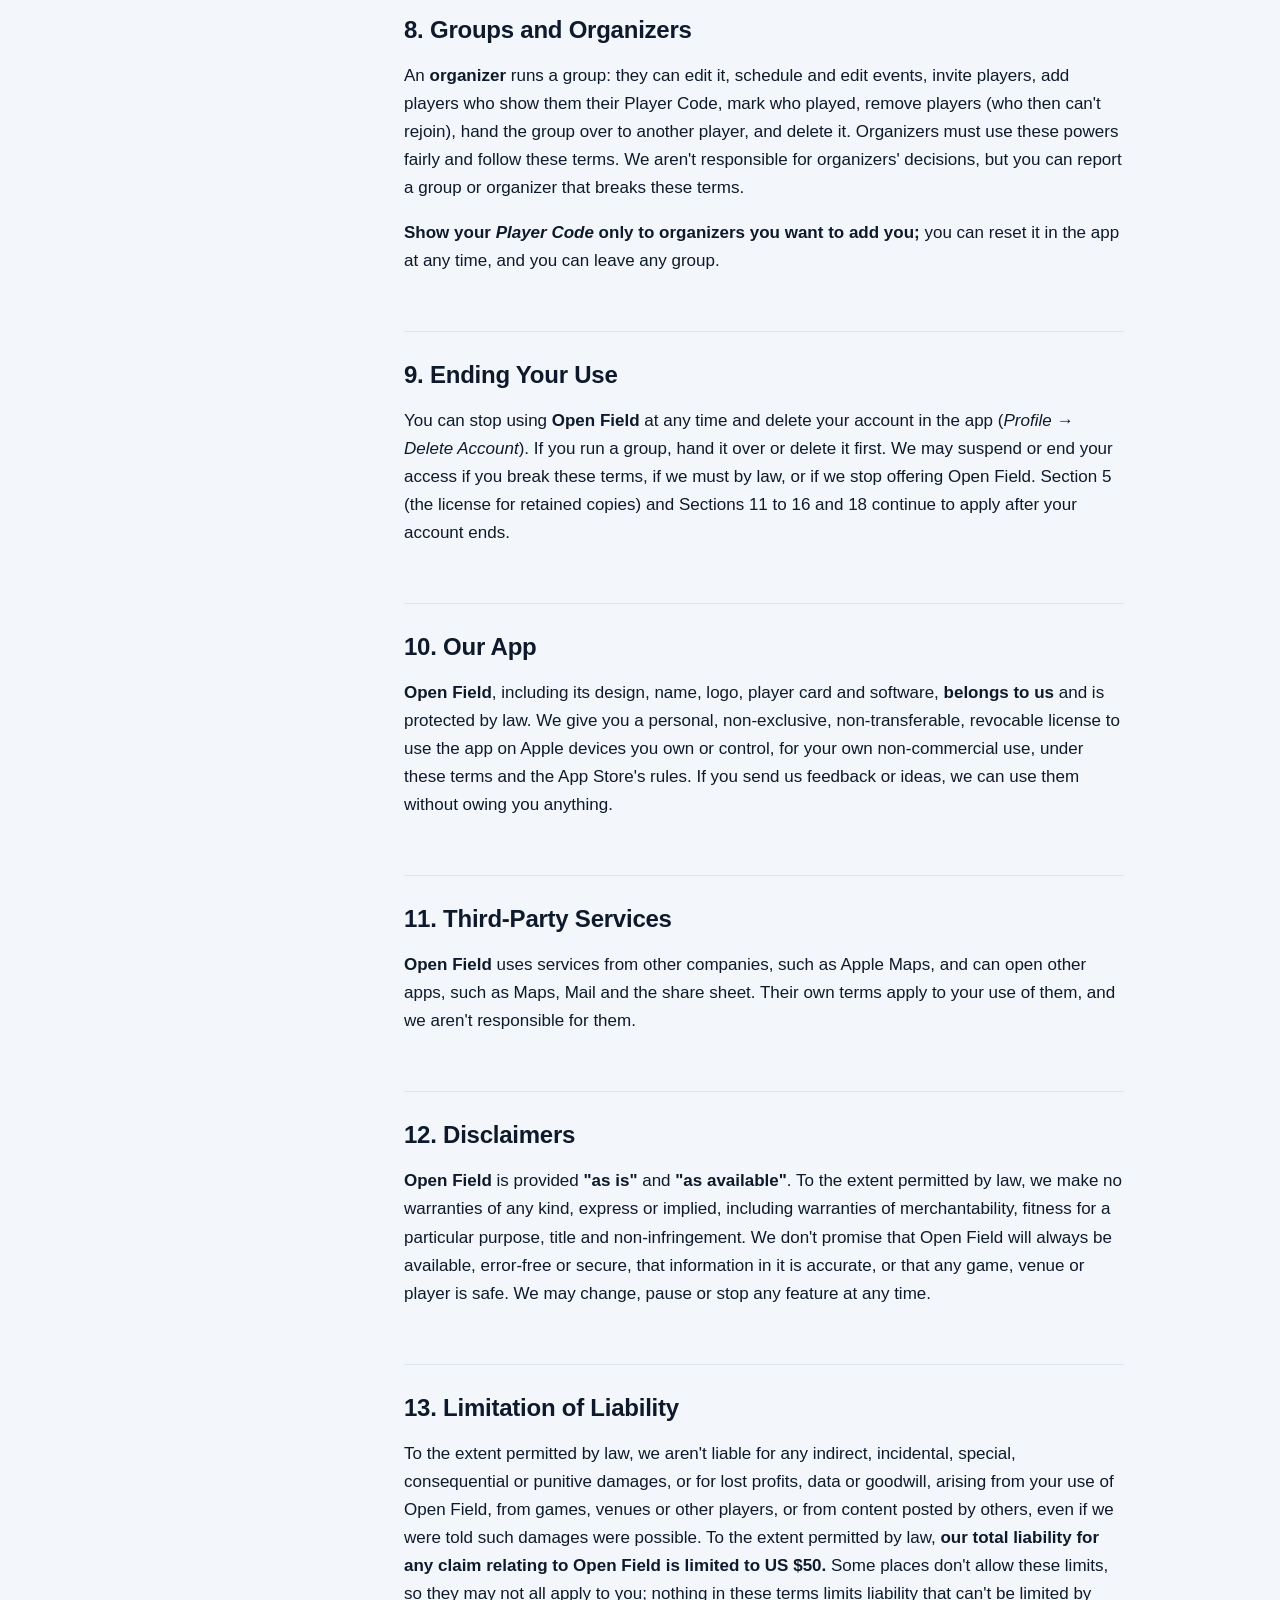
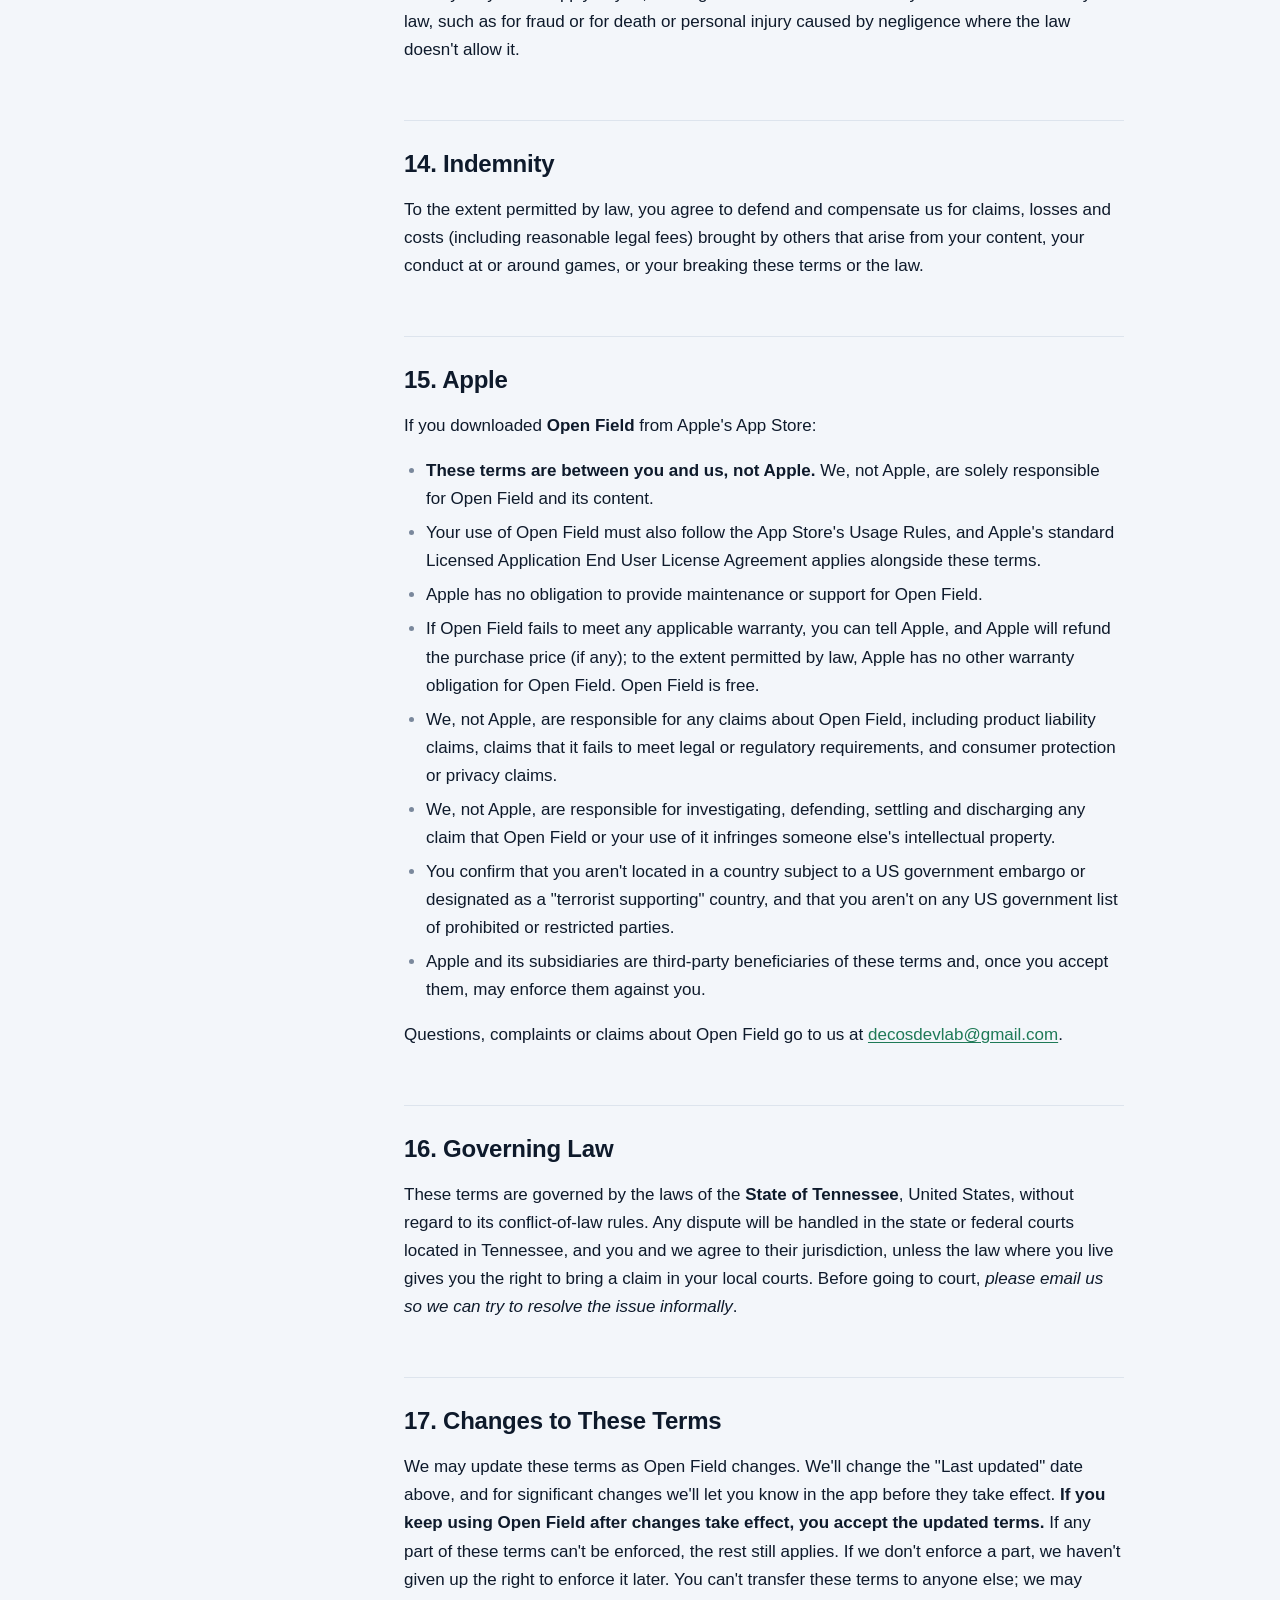
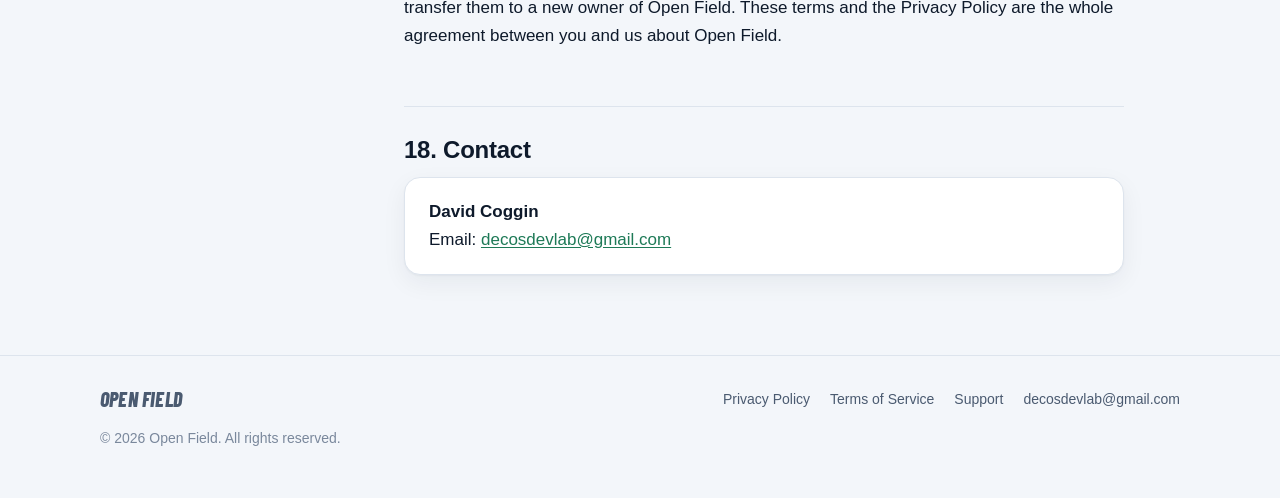
<file: terms.html>
<!doctype html>
<html lang="en">
<head>
<meta charset="utf-8">
<meta name="viewport" content="width=device-width, initial-scale=1">
<title>Terms of Service · Open Field</title>
<meta name="description" content="The terms for using Open Field.">
<meta name="theme-color" content="#f3f6fa" media="(prefers-color-scheme: light)">
<meta name="theme-color" content="#0b1524" media="(prefers-color-scheme: dark)">
<meta property="og:title" content="Terms of Service · Open Field">
<meta property="og:description" content="The terms for using Open Field.">
<meta property="og:site_name" content="Open Field">
<meta property="og:type" content="website">
<meta property="og:url" content="https://openfieldsoccer.com/terms">
<meta property="og:image" content="https://openfieldsoccer.com/og.png">
<meta property="og:image:width" content="1200">
<meta property="og:image:height" content="630">
<meta property="og:image:alt" content="Open Field: Less group chat. More pickup. Coming soon to iPhone.">
<meta name="twitter:card" content="summary_large_image">
<meta name="twitter:image" content="https://openfieldsoccer.com/og.png">
<link rel="icon" href="/favicon.ico" sizes="any">
<link rel="icon" href="/favicon.png" type="image/png">
<link rel="apple-touch-icon" href="/apple-touch-icon.png">
<link rel="preload" href="/fonts/barlow-condensed-800-italic.woff2" as="font" type="font/woff2" crossorigin>
<link rel="stylesheet" href="/styles.css">
</head>
<body>
<header class="site-header">
  <div class="wrap">
    <a class="wordmark" href="/" aria-label="Open Field home">Open Field</a>
    <nav class="site-nav" aria-label="Site">
      <a href="/privacy">Privacy</a>
      <a href="/terms" aria-current="page">Terms</a>
      <a href="/#support">Support</a>
    </nav>
  </div>
</header>
<main>
  <div class="wrap">
    <div class="doc-hero">
            <h1>Terms of Service</h1>
      <p class="doc-meta">Last updated October 23, 2026</p>
    </div>
    <div class="doc-layout">
      <aside class="toc" aria-label="On this page">
        <p class="toc-title">On this page</p>
        <ol>
        <li><a href="#eligibility">Who Can Use Open Field</a></li>
        <li><a href="#account">Your Account</a></li>
        <li><a href="#games">Games Happen in Person</a></li>
        <li><a href="#money">Money Between Players</a></li>
        <li><a href="#content">Your Content</a></li>
        <li><a href="#rules">Community Rules</a></li>
        <li><a href="#moderation">Reporting, Blocking and Moderation</a></li>
        <li><a href="#organizers">Groups and Organizers</a></li>
        <li><a href="#ending">Ending Your Use</a></li>
        <li><a href="#ip">Our App</a></li>
        <li><a href="#third">Third-Party Services</a></li>
        <li><a href="#disclaimers">Disclaimers</a></li>
        <li><a href="#liability">Limitation of Liability</a></li>
        <li><a href="#indemnity">Indemnity</a></li>
        <li><a href="#apple">Apple</a></li>
        <li><a href="#law">Governing Law</a></li>
        <li><a href="#changes">Changes to These Terms</a></li>
        <li><a href="#contact">Contact</a></li>
        </ol>
      </aside>
      <article class="doc">
        <details class="toc-mobile">
          <summary>On this page</summary>
          <ol>
        <li><a href="#eligibility">Who Can Use Open Field</a></li>
        <li><a href="#account">Your Account</a></li>
        <li><a href="#games">Games Happen in Person</a></li>
        <li><a href="#money">Money Between Players</a></li>
        <li><a href="#content">Your Content</a></li>
        <li><a href="#rules">Community Rules</a></li>
        <li><a href="#moderation">Reporting, Blocking and Moderation</a></li>
        <li><a href="#organizers">Groups and Organizers</a></li>
        <li><a href="#ending">Ending Your Use</a></li>
        <li><a href="#ip">Our App</a></li>
        <li><a href="#third">Third-Party Services</a></li>
        <li><a href="#disclaimers">Disclaimers</a></li>
        <li><a href="#liability">Limitation of Liability</a></li>
        <li><a href="#indemnity">Indemnity</a></li>
        <li><a href="#apple">Apple</a></li>
        <li><a href="#law">Governing Law</a></li>
        <li><a href="#changes">Changes to These Terms</a></li>
        <li><a href="#contact">Contact</a></li>
          </ol>
        </details>
        <section class="summary" aria-label="Summary">
          <h2>The short version</h2>
          <ul>
            <li>You must be 16 or older to use Open Field.</li>
            <li>Games are organized by players, not by us. Soccer carries a risk of injury, and you play at your own risk.</li>
            <li>Be respectful. There's no tolerance for harassment or objectionable content, and we act on reports within 24 hours.</li>
            <li>Any money for a game is paid between players, outside the app.</li>
          </ul>
          <p class="fine">This summary is for convenience; the full terms below are what apply.</p>
        </section>
<p>These terms are an agreement between you and <strong>David Coggin</strong>, the individual developer who runs <strong>Open Field</strong> (<strong>"we"</strong>, <strong>"us"</strong>). They cover your use of the Open Field app. <strong>By creating an account or using Open Field, you agree to these terms</strong> and to our <a href="/privacy">Privacy Policy</a>. If you don't agree, please don't use Open Field.</p>

<h2 id="eligibility">1. Who Can Use Open Field</h2>
<p>You must be <strong>at least 16 years old</strong> to use <strong>Open Field</strong>. If you're under the age of majority where you live, you confirm that a parent or guardian has reviewed and agreed to these terms with you. You can't use Open Field if we've previously removed you from it, or if you're barred from using it under the law.</p>

<h2 id="account">2. Your Account</h2>
<p>Give accurate information when you sign up, keep your password secret, and don't share your account. <strong>You're responsible for what happens under your account.</strong> We create your username from your name; you can <strong>change it once every 30 days</strong>, and it must not impersonate anyone or be offensive. Tell us at <a href="mailto:decosdevlab@gmail.com">decosdevlab@gmail.com</a> if you think someone else is using your account.</p>

<h2 id="games">3. Games Happen in Person</h2>
<p><strong>Open Field</strong> helps players organize and find pickup games. <strong>We don't organize, run, supervise or referee games, and we don't own, inspect or control venues.</strong> Groups and events are created by players, and we don't check who players are or how they behave.</p>
<p><strong>Soccer is a physical sport with a real risk of injury. You take part in any game at your own risk</strong> and choose for yourself whether a game, a venue, the weather and the other players are safe for you. Play within your ability, follow the venue's rules and the law, and look after yourself and others. Meet people you don't know in public places and use your judgment.</p>
<p>Information in the app, such as an event's time, venue, cost, number of players or who's going, comes from players and <em>may be wrong or out of date</em>.</p>

<h2 id="money">4. Money Between Players</h2>
<p>Some events show a cost per player, set by the organizer. <strong>Open Field doesn't handle payments:</strong> any money is paid between players and organizers, outside the app. We aren't responsible for payments, refunds or disputes between players.</p>

<h2 id="content">5. Your Content</h2>
<p><strong>"Your content"</strong> means what you add to Open Field: your name and username, group and event details, rules, notes, reports and anything else you enter. <strong>You're responsible for your content</strong> and confirm you have the right to post it.</p>
<p><strong>You keep ownership of your content.</strong> You give us a non-exclusive, worldwide, royalty-free license to store, display and process it to run and improve Open Field: for example, to show your group's details to nearby players or your name on a roster. This license ends when your content is deleted, except for copies we need to keep under our <a href="/privacy#retention">Privacy Policy</a> or the law.</p>

<h2 id="rules">6. Community Rules</h2>
<p><strong>We have no tolerance for objectionable content or abusive behavior.</strong> When using <strong>Open Field</strong>, <strong>don't</strong>:</p>
<ul>
  <li>harass, bully, threaten, intimidate or stalk anyone, on or off the field;</li>
  <li>post content that is hateful, discriminatory, sexually explicit, violent, defamatory, illegal or otherwise objectionable;</li>
  <li>impersonate anyone, or create fake accounts, groups or events;</li>
  <li>use Open Field to spam, advertise, sell, or collect other players' information;</li>
  <li>share another person's private information without their permission;</li>
  <li>arrange anything illegal or dangerous, or encourage others to do so;</li>
  <li>cheat the player card or check-in, for example by faking your location;</li>
  <li>interfere with Open Field: probe, scan or test it for weaknesses, get around its limits or security, access it with automated tools, copy or reverse engineer it, or use it in a way that harms it or other players.</li>
</ul>

<h2 id="moderation">7. Reporting, Blocking and Moderation</h2>
<p>You can report a player, group or event from its page, and block a player from their player card. Blocked players can't join groups you run, and you won't see their groups or events.</p>
<p>We review reports and <strong>act on reports of objectionable content within 24 hours</strong>. We may <strong>remove content, remove players from groups, and suspend or delete accounts</strong> that break these terms or that we reasonably believe put players at risk, with or without notice. We may also filter words we consider offensive. We aren't obliged to monitor content, and we aren't responsible for content posted by players, but we take reports seriously. To reach us about a safety concern, email <a href="mailto:decosdevlab@gmail.com">decosdevlab@gmail.com</a>.</p>

<h2 id="organizers">8. Groups and Organizers</h2>
<p>An <strong>organizer</strong> runs a group: they can edit it, schedule and edit events, invite players, add players who show them their Player Code, mark who played, remove players (who then can't rejoin), hand the group over to another player, and delete it. Organizers must use these powers fairly and follow these terms. We aren't responsible for organizers' decisions, but you can report a group or organizer that breaks these terms.</p>
<p><strong>Show your <em>Player Code</em> only to organizers you want to add you;</strong> you can reset it in the app at any time, and you can leave any group.</p>

<h2 id="ending">9. Ending Your Use</h2>
<p>You can stop using <strong>Open Field</strong> at any time and delete your account in the app (<em>Profile → Delete Account</em>). If you run a group, hand it over or delete it first. We may suspend or end your access if you break these terms, if we must by law, or if we stop offering Open Field. Section 5 (the license for retained copies) and Sections 11 to 16 and 18 continue to apply after your account ends.</p>

<h2 id="ip">10. Our App</h2>
<p><strong>Open Field</strong>, including its design, name, logo, player card and software, <strong>belongs to us</strong> and is protected by law. We give you a personal, non-exclusive, non-transferable, revocable license to use the app on Apple devices you own or control, for your own non-commercial use, under these terms and the App Store's rules. If you send us feedback or ideas, we can use them without owing you anything.</p>

<h2 id="third">11. Third-Party Services</h2>
<p><strong>Open Field</strong> uses services from other companies, such as Apple Maps, and can open other apps, such as Maps, Mail and the share sheet. Their own terms apply to your use of them, and we aren't responsible for them.</p>

<h2 id="disclaimers">12. Disclaimers</h2>
<p><strong>Open Field</strong> is provided <strong>"as is"</strong> and <strong>"as available"</strong>. To the extent permitted by law, we make no warranties of any kind, express or implied, including warranties of merchantability, fitness for a particular purpose, title and non-infringement. We don't promise that Open Field will always be available, error-free or secure, that information in it is accurate, or that any game, venue or player is safe. We may change, pause or stop any feature at any time.</p>

<h2 id="liability">13. Limitation of Liability</h2>
<p>To the extent permitted by law, we aren't liable for any indirect, incidental, special, consequential or punitive damages, or for lost profits, data or goodwill, arising from your use of Open Field, from games, venues or other players, or from content posted by others, even if we were told such damages were possible. To the extent permitted by law, <strong>our total liability for any claim relating to Open Field is limited to US $50.</strong> Some places don't allow these limits, so they may not all apply to you; nothing in these terms limits liability that can't be limited by law, such as for fraud or for death or personal injury caused by negligence where the law doesn't allow it.</p>

<h2 id="indemnity">14. Indemnity</h2>
<p>To the extent permitted by law, you agree to defend and compensate us for claims, losses and costs (including reasonable legal fees) brought by others that arise from your content, your conduct at or around games, or your breaking these terms or the law.</p>

<h2 id="apple">15. Apple</h2>
<p>If you downloaded <strong>Open Field</strong> from Apple's App Store:</p>
<ul>
  <li><strong>These terms are between you and us, not Apple.</strong> We, not Apple, are solely responsible for Open Field and its content.</li>
  <li>Your use of Open Field must also follow the App Store's Usage Rules, and Apple's standard Licensed Application End User License Agreement applies alongside these terms.</li>
  <li>Apple has no obligation to provide maintenance or support for Open Field.</li>
  <li>If Open Field fails to meet any applicable warranty, you can tell Apple, and Apple will refund the purchase price (if any); to the extent permitted by law, Apple has no other warranty obligation for Open Field. Open Field is free.</li>
  <li>We, not Apple, are responsible for any claims about Open Field, including product liability claims, claims that it fails to meet legal or regulatory requirements, and consumer protection or privacy claims.</li>
  <li>We, not Apple, are responsible for investigating, defending, settling and discharging any claim that Open Field or your use of it infringes someone else's intellectual property.</li>
  <li>You confirm that you aren't located in a country subject to a US government embargo or designated as a "terrorist supporting" country, and that you aren't on any US government list of prohibited or restricted parties.</li>
  <li>Apple and its subsidiaries are third-party beneficiaries of these terms and, once you accept them, may enforce them against you.</li>
</ul>
<p>Questions, complaints or claims about Open Field go to us at <a href="mailto:decosdevlab@gmail.com">decosdevlab@gmail.com</a>.</p>

<h2 id="law">16. Governing Law</h2>
<p>These terms are governed by the laws of the <strong>State of Tennessee</strong>, United States, without regard to its conflict-of-law rules. Any dispute will be handled in the state or federal courts located in Tennessee, and you and we agree to their jurisdiction, unless the law where you live gives you the right to bring a claim in your local courts. Before going to court, <em>please email us so we can try to resolve the issue informally</em>.</p>

<h2 id="changes">17. Changes to These Terms</h2>
<p>We may update these terms as Open Field changes. We'll change the "Last updated" date above, and for significant changes we'll let you know in the app before they take effect. <strong>If you keep using Open Field after changes take effect, you accept the updated terms.</strong> If any part of these terms can't be enforced, the rest still applies. If we don't enforce a part, we haven't given up the right to enforce it later. You can't transfer these terms to anyone else; we may transfer them to a new owner of Open Field. These terms and the Privacy Policy are the whole agreement between you and us about Open Field.</p>

<h2 id="contact">18. Contact</h2>
<div class="contact-card"><p><strong>David Coggin</strong><br>
Email: <a href="mailto:decosdevlab@gmail.com">decosdevlab@gmail.com</a></p></div>
      </article>
    </div>
  </div>
</main>
<footer class="site-footer">
  <div class="wrap">
    <span class="wordmark">Open Field</span>
    <nav aria-label="Footer">
      <a href="/privacy">Privacy Policy</a>
      <a href="/terms">Terms of Service</a>
      <a href="/#support">Support</a>
      <a href="mailto:decosdevlab@gmail.com">decosdevlab@gmail.com</a>
    </nav>
    <p>© 2026 Open Field. All rights reserved.</p>
  </div>
</footer>
</body>
</html>
</file>
<file: styles.css>
/* Open Field site: the support page and the legal documents. Night Pitch palette (navy neutrals, mint
   accent), the same as the app; light and dark follow the visitor's system. */
:root {
  --bg: #f3f6fa;
  --surface: #ffffff;
  --text: #0e1a2b;
  --muted: #4a5a70;
  --subtle: #7a889c;
  --line: #dde4ed;
  --accent: #1e7a57;
  --accent-soft: #e6f5ee;
  --brand: #0e3b2a;
  --mint: #a8e6cf;
  --header-bg: rgba(243, 246, 250, 0.85);
  --radius: 16px;
  --shadow: 0 1px 2px rgba(14, 26, 43, 0.04), 0 8px 24px rgba(14, 26, 43, 0.06);
}
@media (prefers-color-scheme: dark) {
  :root {
    --bg: #0b1524;
    --surface: #14223a;
    --text: #e8eef6;
    --muted: #a3b1c6;
    --subtle: #7d8ca3;
    --line: #22324c;
    --accent: #a8e6cf;
    --accent-soft: rgba(168, 230, 207, 0.1);
    --header-bg: rgba(11, 21, 36, 0.85);
    --shadow: none;
  }
}

/* The wordmark's font, served from this site (no third-party font service). SIL Open Font License. */
@font-face {
  font-family: "Barlow Condensed";
  font-style: italic;
  font-weight: 800;
  font-display: swap;
  src: url("/fonts/barlow-condensed-800-italic.woff2") format("woff2");
}

* { box-sizing: border-box; }
html { scroll-behavior: smooth; scroll-padding-top: 88px; -webkit-text-size-adjust: 100%; }
body {
  margin: 0;
  background: var(--bg);
  color: var(--text);
  font: 17px/1.65 -apple-system, BlinkMacSystemFont, "SF Pro Text", "Segoe UI", Roboto, Helvetica, Arial, sans-serif;
  -webkit-font-smoothing: antialiased;
}
a { color: var(--accent); text-underline-offset: 2px; }
a:hover { text-decoration-thickness: 2px; }
strong { font-weight: 650; }
.wrap { max-width: 1120px; margin: 0 auto; padding: 0 20px; }

/* The wordmark: Barlow Condensed ExtraBold Italic capitals, like the app. */
.wordmark {
  font-family: "Barlow Condensed", "Arial Narrow", sans-serif;
  font-weight: 800;
  font-style: italic;
  letter-spacing: 0.01em;
  text-transform: uppercase;
  color: var(--text);
  text-decoration: none;
  line-height: 1;
  white-space: nowrap;
}

/* Header */
.site-header {
  position: sticky; top: 0; z-index: 10;
  background: var(--header-bg);
  -webkit-backdrop-filter: saturate(180%) blur(16px);
  backdrop-filter: saturate(180%) blur(16px);
  border-bottom: 1px solid var(--line);
}
.site-header .wrap { display: flex; align-items: center; justify-content: space-between; height: 64px; gap: 16px; }
.site-header .wordmark { font-size: 26px; }
.site-nav { display: flex; gap: 4px; }
.site-nav a {
  color: var(--muted); text-decoration: none; font-size: 15px; font-weight: 550;
  padding: 8px 12px; border-radius: 999px;
}
.site-nav a:hover { color: var(--text); background: var(--accent-soft); }
.site-nav a[aria-current="page"] { color: var(--text); background: var(--accent-soft); }

/* Document header */
.doc-hero { padding: 56px 0 32px; }
.eyebrow {
  margin: 0 0 10px; font-size: 13px; font-weight: 700; letter-spacing: 0.12em; text-transform: uppercase;
  color: var(--accent);
}
.doc-hero h1 { margin: 0; font-size: clamp(34px, 5vw, 48px); line-height: 1.1; letter-spacing: -0.02em; }
.doc-meta { margin: 14px 0 0; color: var(--muted); font-size: 15px; }

/* Layout: contents on the left on wide screens */
.doc-layout { display: grid; grid-template-columns: 1fr; gap: 40px; padding-bottom: 80px; }
@media (min-width: 960px) {
  .doc-layout { grid-template-columns: 240px minmax(0, 1fr); gap: 64px; }
}
.toc { display: none; }
@media (min-width: 960px) {
  .toc { display: block; position: sticky; top: 96px; align-self: start; max-height: calc(100vh - 120px); overflow: auto; scrollbar-width: none; }
  .toc::-webkit-scrollbar { display: none; }
}
.toc-title { margin: 0 0 12px; font-size: 13px; font-weight: 700; letter-spacing: 0.08em; text-transform: uppercase; color: var(--subtle); }
.toc ol, .toc-mobile ol { list-style: none; margin: 0; padding: 0; counter-reset: toc; }
.toc li, .toc-mobile li { counter-increment: toc; }
.toc a, .toc-mobile a {
  display: flex; gap: 10px; padding: 6px 10px; margin: 0 -10px; border-radius: 8px;
  color: var(--muted); text-decoration: none; font-size: 15px; line-height: 1.4;
}
.toc a::before, .toc-mobile a::before { content: counter(toc); min-width: 18px; color: var(--subtle); font-variant-numeric: tabular-nums; }
.toc a:hover, .toc-mobile a:hover { color: var(--text); background: var(--accent-soft); }

.toc-mobile {
  background: var(--surface); border: 1px solid var(--line); border-radius: var(--radius); padding: 4px 18px;
  margin-bottom: 20px;
}
.toc-mobile summary { cursor: pointer; padding: 12px 0; font-weight: 650; list-style: none; display: flex; justify-content: space-between; }
.toc-mobile summary::-webkit-details-marker { display: none; }
.toc-mobile summary::after { content: "+"; color: var(--subtle); font-weight: 400; font-size: 20px; line-height: 1; }
.toc-mobile[open] summary::after { content: "–"; }
.toc-mobile ol { padding-bottom: 12px; }
@media (min-width: 960px) { .toc-mobile { display: none; } }

/* The document */
.doc { max-width: 720px; }
.doc > p:first-child { margin-top: 0; }
.doc p, .doc li { color: var(--text); }
.doc h2 {
  margin: 56px 0 12px; padding-top: 28px; border-top: 1px solid var(--line);
  font-size: 24px; line-height: 1.25; letter-spacing: -0.01em;
}
.doc h3 { margin: 28px 0 6px; font-size: 18px; }
.doc ul { padding-left: 22px; }
.doc li { margin: 6px 0; }
.doc li::marker { color: var(--subtle); }

.summary {
  background: var(--accent-soft); border: 1px solid color-mix(in srgb, var(--accent) 25%, transparent);
  border-radius: var(--radius); padding: 22px 24px; margin: 0 0 32px;
}
.summary h2 { margin: 0 0 10px; padding: 0; border: 0; font-size: 18px; }
.summary ul { margin: 0; padding-left: 20px; }
.summary .fine { margin: 12px 0 0; font-size: 14px; color: var(--muted); }

.table-wrap { overflow-x: auto; margin: 16px 0; border: 1px solid var(--line); border-radius: var(--radius); background: var(--surface); }
.doc table { width: 100%; border-collapse: collapse; font-size: 15px; }
.doc th, .doc td { text-align: left; vertical-align: top; padding: 12px 16px; border-bottom: 1px solid var(--line); }
.doc th { font-size: 13px; letter-spacing: 0.04em; text-transform: uppercase; color: var(--subtle); font-weight: 700; }
.doc tr:last-child td { border-bottom: 0; }

.contact-card {
  background: var(--surface); border: 1px solid var(--line); border-radius: var(--radius); box-shadow: var(--shadow);
  padding: 20px 24px; margin-top: 12px;
}
.contact-card p { margin: 0; }

/* Support page */
.hero { padding: 72px 0 40px; text-align: center; }
.hero .wordmark { font-size: clamp(56px, 11vw, 96px); display: inline-block; }
.hero .tagline { margin: 14px 0 0; font-size: 14px; font-weight: 700; letter-spacing: 0.22em; color: var(--muted); }
.hero .lede { margin: 24px auto 0; max-width: 560px; font-size: 19px; color: var(--muted); }
.cards { display: grid; gap: 16px; grid-template-columns: 1fr; padding-bottom: 80px; }
@media (min-width: 720px) { .cards { grid-template-columns: 1fr 1fr; } }
.card {
  display: block; background: var(--surface); border: 1px solid var(--line); border-radius: var(--radius);
  box-shadow: var(--shadow); padding: 24px; color: var(--text); text-decoration: none;
}
a.card:hover { border-color: color-mix(in srgb, var(--accent) 50%, var(--line)); }
.card h2 { margin: 0 0 6px; font-size: 19px; }
.card p { margin: 0; color: var(--muted); font-size: 15px; }
.card .go { display: inline-block; margin-top: 14px; color: var(--accent); font-weight: 650; font-size: 15px; }
.steps { margin: 10px 0 0; padding-left: 20px; color: var(--muted); font-size: 15px; }

/* Footer */
.site-footer { border-top: 1px solid var(--line); padding: 32px 0 48px; color: var(--subtle); font-size: 14px; }
.site-footer .wrap { display: flex; flex-wrap: wrap; gap: 16px 32px; align-items: center; justify-content: space-between; }
.site-footer .wordmark { font-size: 20px; color: var(--muted); }
.site-footer nav { display: flex; flex-wrap: wrap; gap: 6px 20px; }
.site-footer a { color: var(--muted); text-decoration: none; }
.site-footer a:hover { color: var(--text); }
.site-footer p { margin: 0; width: 100%; }

/* Not found */
.not-found { padding: 120px 0; text-align: center; }
.not-found h1 { font-size: 40px; margin: 0 0 12px; }
.not-found p { color: var(--muted); }

@media (max-width: 520px) {
  .site-nav a { padding: 8px 9px; font-size: 14px; }
  .site-header .wordmark { font-size: 22px; }
  .doc-hero { padding-top: 40px; }
}

@media print {
  .site-header, .toc, .toc-mobile, .site-footer { display: none; }
  body { background: #fff; color: #000; font-size: 12pt; }
  .doc-layout { display: block; }
  .summary, .table-wrap, .contact-card { border-color: #ccc; background: #fff; }
  a { color: #000; }
}

/* ---------------------------------------------------------------------------------------------------
   Landing page (index.html): hero with the beta form, features, organizers, player card, FAQ.
   --------------------------------------------------------------------------------------------------- */
.btn {
  display: inline-flex; align-items: center; justify-content: center; gap: 8px;
  height: 48px; padding: 0 22px; border-radius: 999px; border: 0; cursor: pointer;
  background: var(--mint); color: var(--brand); font-family: inherit; font-size: 16px; font-weight: 650; line-height: 1; text-decoration: none;
  box-shadow: 0 8px 20px rgba(30, 122, 87, 0.25);
}
.btn:hover { filter: brightness(1.04); }
.btn:disabled { opacity: 0.6; cursor: default; }
.btn-small { height: 38px; padding: 0 16px; font-size: 14px; box-shadow: none; }
.site-header .btn-small { margin-left: 8px; }


.landing-hero { display: grid; gap: 48px; align-items: center; padding-top: 64px; padding-bottom: 72px; }
@media (min-width: 960px) { .landing-hero { grid-template-columns: 1.1fr 0.9fr; padding-top: 88px; padding-bottom: 96px; } }
.landing-hero h1 { margin: 0; font-size: clamp(38px, 5.2vw, 68px); line-height: 1.04; letter-spacing: -0.03em; }
.landing-hero h1 em { font-style: normal; color: var(--accent); }
.landing-hero .lede { margin: 20px 0 0; font-size: 19px; color: var(--muted); max-width: 540px; }
.hero-visual { display: flex; justify-content: center; position: relative; }
.hero-visual::before {
  content: ""; position: absolute; inset: 8% 4%; border-radius: 50%;
  background: radial-gradient(closest-side, rgba(168, 230, 207, 0.55), transparent); filter: blur(10px); z-index: 0;
}

.waitlist { margin-top: 32px; max-width: 520px; }
.waitlist form { display: flex; gap: 10px; flex-wrap: wrap; }
.waitlist input[type="email"], .waitlist input.name {
  flex: 1 1 240px; height: 48px; padding: 0 18px; border-radius: 999px; border: 1px solid var(--line);
  background: var(--surface); color: var(--text); font-family: inherit; font-size: 16px;
}
.waitlist input.name { flex: 1 1 calc(50% - 5px); min-width: 0; }
.waitlist input[type="email"]:focus, .waitlist input.name:focus { outline: 2px solid var(--accent); outline-offset: 1px; }
.waitlist .hp { position: absolute; left: -9999px; width: 1px; height: 1px; overflow: hidden; }
.waitlist .note { margin: 12px 0 0; font-size: 14px; color: var(--subtle); }
.waitlist .status { margin: 12px 0 0; font-size: 15px; font-weight: 600; min-height: 1.4em; }
.waitlist .status.ok { color: var(--accent); }
.waitlist .status.err { color: #d14343; }

.section { padding: 88px 0; border-top: 1px solid var(--line); }
.section-head { max-width: 640px; margin-bottom: 40px; }
.section-head h2 { margin: 0 0 12px; font-size: clamp(30px, 4vw, 40px); line-height: 1.12; letter-spacing: -0.02em; }
.section-head p { margin: 0; font-size: 18px; color: var(--muted); }

.features { display: grid; gap: 16px; grid-template-columns: 1fr; }
@media (min-width: 720px) { .features { grid-template-columns: 1fr 1fr; } }
@media (min-width: 1040px) { .features { grid-template-columns: repeat(4, 1fr); } }
.feature { background: var(--surface); border: 1px solid var(--line); border-radius: var(--radius); box-shadow: var(--shadow); padding: 24px; }
.feature .icon {
  width: 44px; height: 44px; border-radius: 12px; display: grid; place-items: center;
  background: var(--accent-soft); color: var(--accent); margin-bottom: 16px;
}
.feature .icon svg { width: 22px; height: 22px; }
.feature h3 { margin: 0 0 6px; font-size: 18px; }
.feature p { margin: 0; color: var(--muted); font-size: 15px; }

.split { display: grid; gap: 48px; align-items: center; }
@media (min-width: 960px) { .split { grid-template-columns: 1fr 1fr; } .split.reverse .split-visual { order: -1; } }
.split-visual { display: flex; justify-content: center; }
.checks { list-style: none; padding: 0; margin: 24px 0 0; display: grid; gap: 14px; }
.checks li { display: grid; grid-template-columns: 28px 1fr; gap: 12px; color: var(--text); }
.checks li::before {
  content: ""; width: 22px; height: 22px; margin-top: 3px; border-radius: 50%; background: var(--accent-soft)
    url("data:image/svg+xml,%3Csvg xmlns='http://www.w3.org/2000/svg' viewBox='0 0 24 24' fill='none' stroke='%231e7a57' stroke-width='3' stroke-linecap='round' stroke-linejoin='round'%3E%3Cpath d='M5 12.5l4.5 4.5L19 7.5'/%3E%3C/svg%3E") center / 14px no-repeat;
}
.checks strong { display: block; }
.checks span { color: var(--muted); font-size: 15px; }

.stat-pills { display: flex; flex-wrap: wrap; gap: 10px; margin-top: 24px; }
.stat-pills span { padding: 8px 14px; border-radius: 999px; background: var(--surface); border: 1px solid var(--line); font-size: 14px; color: var(--muted); }
.stat-pills b { color: var(--text); font-weight: 700; margin-right: 6px; }

.faq { max-width: 760px; display: grid; gap: 12px; }
.faq details { background: var(--surface); border: 1px solid var(--line); border-radius: var(--radius); padding: 0 22px; }
.faq summary { cursor: pointer; list-style: none; padding: 18px 0; font-weight: 650; display: flex; justify-content: space-between; gap: 16px; }
.faq summary::-webkit-details-marker { display: none; }
.faq summary::after { content: "+"; color: var(--subtle); font-weight: 400; font-size: 22px; line-height: 1; }
.faq details[open] summary::after { content: "–"; }
.faq details p { margin: 0 0 18px; color: var(--muted); }

.cta-band {
  margin: 0 0 88px; padding: 56px 32px; border-radius: 28px; text-align: center; color: #fff;
  background: radial-gradient(120% 140% at 50% 0%, #1f6f50 0%, var(--brand) 55%, #071d14 100%);
}
.cta-band h2 { margin: 0 0 10px; font-size: clamp(28px, 4vw, 38px); letter-spacing: -0.02em; }
.cta-band p { margin: 0 auto; max-width: 520px; color: rgba(255, 255, 255, 0.78); }
.cta-band .waitlist { margin: 28px auto 0; }
.cta-band .waitlist input[type="email"], .cta-band .waitlist input.name { border-color: transparent; }
.cta-band .waitlist .note { color: rgba(255, 255, 255, 0.6); }
.cta-band .waitlist .status.ok { color: var(--mint); }
.cta-band .waitlist .status.err { color: #ffb4b4; }

/* Phone frames around the app's screenshots. */
.phone {
  position: relative; z-index: 1; width: 300px; aspect-ratio: 9 / 19.5; padding: 11px; border-radius: 50px;
  background: #0a0e14; box-shadow: 0 0 0 2px #2a313c inset, 0 30px 60px rgba(14, 26, 43, 0.28);
}
.phone img { display: block; width: 100%; height: 100%; object-fit: cover; border-radius: 40px; }

.section-head .eyebrow { margin: 0 0 10px; font-size: 13px; color: var(--accent); }
.features-2 { align-content: center; }
@media (min-width: 720px) { .features-2 { grid-template-columns: 1fr 1fr; } }
@media (min-width: 1040px) { .features-2 { grid-template-columns: 1fr 1fr; } }

.card-pair { position: relative; width: min(420px, 100%); aspect-ratio: 1 / 1; }
.card-pair img { position: absolute; width: 62%; height: auto; filter: drop-shadow(0 24px 40px rgba(14, 26, 43, 0.25)); }
.card-pair .card-back { left: 2%; top: 6%; transform: rotate(-8deg); opacity: 0.95; }
.card-pair .card-front { right: 2%; top: 0; transform: rotate(5deg); }
.site-nav a.btn, .site-nav a.btn:hover { color: var(--brand); background: var(--mint); padding: 0 16px; }
.waitlist .status:empty { display: none; }

/* Full-screen pages on the landing page (html.snap): each section fills the screen below the header and a
   scroll snaps to the next. Forced on large screens, where every section fits; gentle on phones, where
   sections are taller than one screen. Phone mockups scale to the screen height so a section fits. */
:root { --header-h: 64px; }
html.snap { scroll-snap-type: y proximity; scroll-padding-top: var(--header-h); }
@media (min-width: 960px) and (min-height: 640px) {
  html.snap { scroll-snap-type: y mandatory; }
}
.page {
  min-height: calc(100svh - var(--header-h)); display: flex; flex-direction: column; justify-content: center;
  scroll-snap-align: start; padding: 48px 0;
}
.page.section { padding: 48px 0; }
.page .landing-hero { padding-top: 0; padding-bottom: 0; width: 100%; }
.snap .site-footer { scroll-snap-align: end; }
.page .phone { width: min(300px, calc((100svh - var(--header-h) - 120px) * 9 / 19.5)); }
.page .card-pair { width: min(420px, 100%, calc(100svh - var(--header-h) - 120px)); }
.page .section-head { margin-bottom: 28px; }
.page-cta .cta-band { margin: 0; padding: 88px 32px; }
.page-cta .cta-band h2 { font-size: clamp(32px, 5vw, 52px); }
.page-cta .cta-band p { font-size: 19px; }
#support .card { padding: 20px 24px; }
.page > .wrap { width: 100%; }

/* Phones: designed for scrolling, not shrunk from the desktop layout. The hero fills the first screen;
   the other sections take their natural height. */
@media (max-width: 719px) {
  html.snap { scroll-snap-type: none; }
  .page:not(#join) { min-height: 0; }
  .page.section { padding: 64px 0; }
  .site-nav a:not(.btn) { display: none; }
  .site-header .btn-small { margin-left: 0; height: 36px; padding: 0 16px; }

  #join { min-height: calc(100svh - var(--header-h)); padding: 36px 0 48px; }
  .landing-hero { gap: 36px; text-align: center; }
  .landing-hero h1 { font-size: 38px; }
  .landing-hero .lede { font-size: 17px; margin-left: auto; margin-right: auto; }
  .waitlist { margin-left: auto; margin-right: auto; }
  .waitlist form { flex-direction: column; }
  .waitlist input[type="email"], .waitlist input.name, .waitlist .btn { flex: none; width: 100%; height: 52px; }
  .waitlist input[type="email"], .waitlist input.name { text-align: center; }
  .page .phone { width: min(250px, 66vw); }

  .section-head { margin-bottom: 24px; }
  .section-head h2 { font-size: 30px; }
  .section-head p { font-size: 17px; }
  .split { gap: 32px; }
  .split-text { display: contents; }
  #features .split > .split-text > .section-head { order: 1; margin-bottom: 0; }
  #features .split > .split-visual { order: 2; }
  #features .split > .split-text > .features { order: 3; }
  .features { gap: 10px; }
  .feature { display: grid; grid-template-columns: 40px 1fr; gap: 0 14px; padding: 16px; }
  .feature .icon { grid-row: span 2; width: 40px; height: 40px; margin: 2px 0 0; }
  .feature h3 { font-size: 16px; margin-bottom: 2px; }

  .checks { gap: 12px; margin-top: 20px; }
  .card-pair { width: min(340px, 92vw); }
  .stat-pills { gap: 8px; }
  .stat-pills span { font-size: 13px; padding: 7px 12px; }

  .faq summary { padding: 16px 0; }

  .page-cta { padding: 16px 0 56px; }
  .page-cta .cta-band { padding: 48px 20px; border-radius: 24px; }
  .page-cta .cta-band h2 { font-size: 32px; }
  .page-cta .cta-band p { font-size: 16px; }

  #support .cards { gap: 10px; }
  #support .card { padding: 18px 20px; }
  .card h2 { font-size: 17px; }

  .site-footer { padding: 28px 0 40px; }
  .site-footer .wrap { flex-direction: column; text-align: center; gap: 14px; }
  .site-footer nav { justify-content: center; }
}
.landing-hero h1 span, .landing-hero h1 em { display: block; white-space: nowrap; }

.waitlist .cf-turnstile { width: 100%; }

/* ---------------------------------------------------------------------------------------------------
   Design pass (2026-10-24): the wordmark's condensed italic for headings, pitch markings behind the hero
   phone (the one bold element), and quieter structure everywhere else: no all-caps labels, rows and
   hairlines instead of boxed cards, links without arrows.
   --------------------------------------------------------------------------------------------------- */
.landing-hero h1, .section-head h2, .cta-band h2, .doc-hero h1, .not-found h1 {
  font-family: "Barlow Condensed", "Arial Narrow", sans-serif; font-style: italic; font-weight: 800;
  letter-spacing: 0; line-height: 0.95;
}
.landing-hero h1 { font-size: clamp(56px, 7.4vw, 104px); }
.landing-hero h1 span { display: block; white-space: nowrap; }
.section-head h2 { font-size: clamp(40px, 5vw, 60px); }
.cta-band h2, .page-cta .cta-band h2 { font-size: clamp(44px, 6vw, 72px); }
.doc-hero h1 { font-size: clamp(48px, 6vw, 72px); }
.not-found h1 { font-size: 56px; }

/* Hero badge: plain sentence case in a soft pill. */
.badge {
  display: inline-block; margin: 0 0 20px; padding: 6px 14px; border-radius: 999px;
  background: var(--accent-soft); color: var(--accent); font-size: 14px; font-weight: 600;
}

/* Pitch markings behind the hero phone. */
.hero-visual::before { display: none; }
.pitch-lines {
  position: absolute; z-index: 0; top: 50%; left: 50%; width: min(680px, 160%); height: auto;
  transform: translate(-50%, -50%); overflow: visible; pointer-events: none;
  fill: none; stroke: var(--accent); stroke-width: 2.5; opacity: 0.32;
}
.pitch-lines .spot { fill: var(--accent); stroke: none; }
@media (prefers-color-scheme: dark) { .pitch-lines { opacity: 0.26; } }

/* Features: rows with an icon, separated by hairlines, not boxed cards. */
.features { gap: 0; }
.feature {
  background: none; border: 0; border-top: 1px solid var(--line); border-radius: 0; box-shadow: none;
  padding: 20px 0; display: grid; grid-template-columns: 44px 1fr; gap: 2px 16px;
}
.feature .icon { grid-row: span 2; margin: 2px 0 0; }
@media (min-width: 720px) { .features-2 { column-gap: 32px; } }

/* FAQ: a list with hairlines. */
.faq { gap: 0; }
.faq details { background: none; border: 0; border-bottom: 1px solid var(--line); border-radius: 0; padding: 0; }
.faq details:first-child { border-top: 1px solid var(--line); }
.faq summary { font-size: 18px; }

/* Support: plain blocks with a top rule. */
#support .card, .cards .card {
  background: none; border: 0; border-top: 2px solid var(--text); border-radius: 0; box-shadow: none;
  padding: 18px 0 8px;
}
#support .cards { column-gap: 40px; row-gap: 28px; }
a.card:hover { border-color: var(--accent); }
.card .go { text-decoration: underline; text-underline-offset: 3px; }

/* No all-caps labels. */
.toc-title { text-transform: none; letter-spacing: 0; font-size: 14px; }
.doc th { text-transform: none; letter-spacing: 0; font-size: 14px; }
.eyebrow { text-transform: none; letter-spacing: 0; font-size: 15px; }

@media (max-width: 719px) {
  .landing-hero h1 { font-size: 54px; }
  .section-head h2 { font-size: 40px; }
  .page-cta .cta-band h2 { font-size: 44px; }
  .feature { padding: 16px 0; }
  .pitch-lines { width: 150%; }
}
</file>
